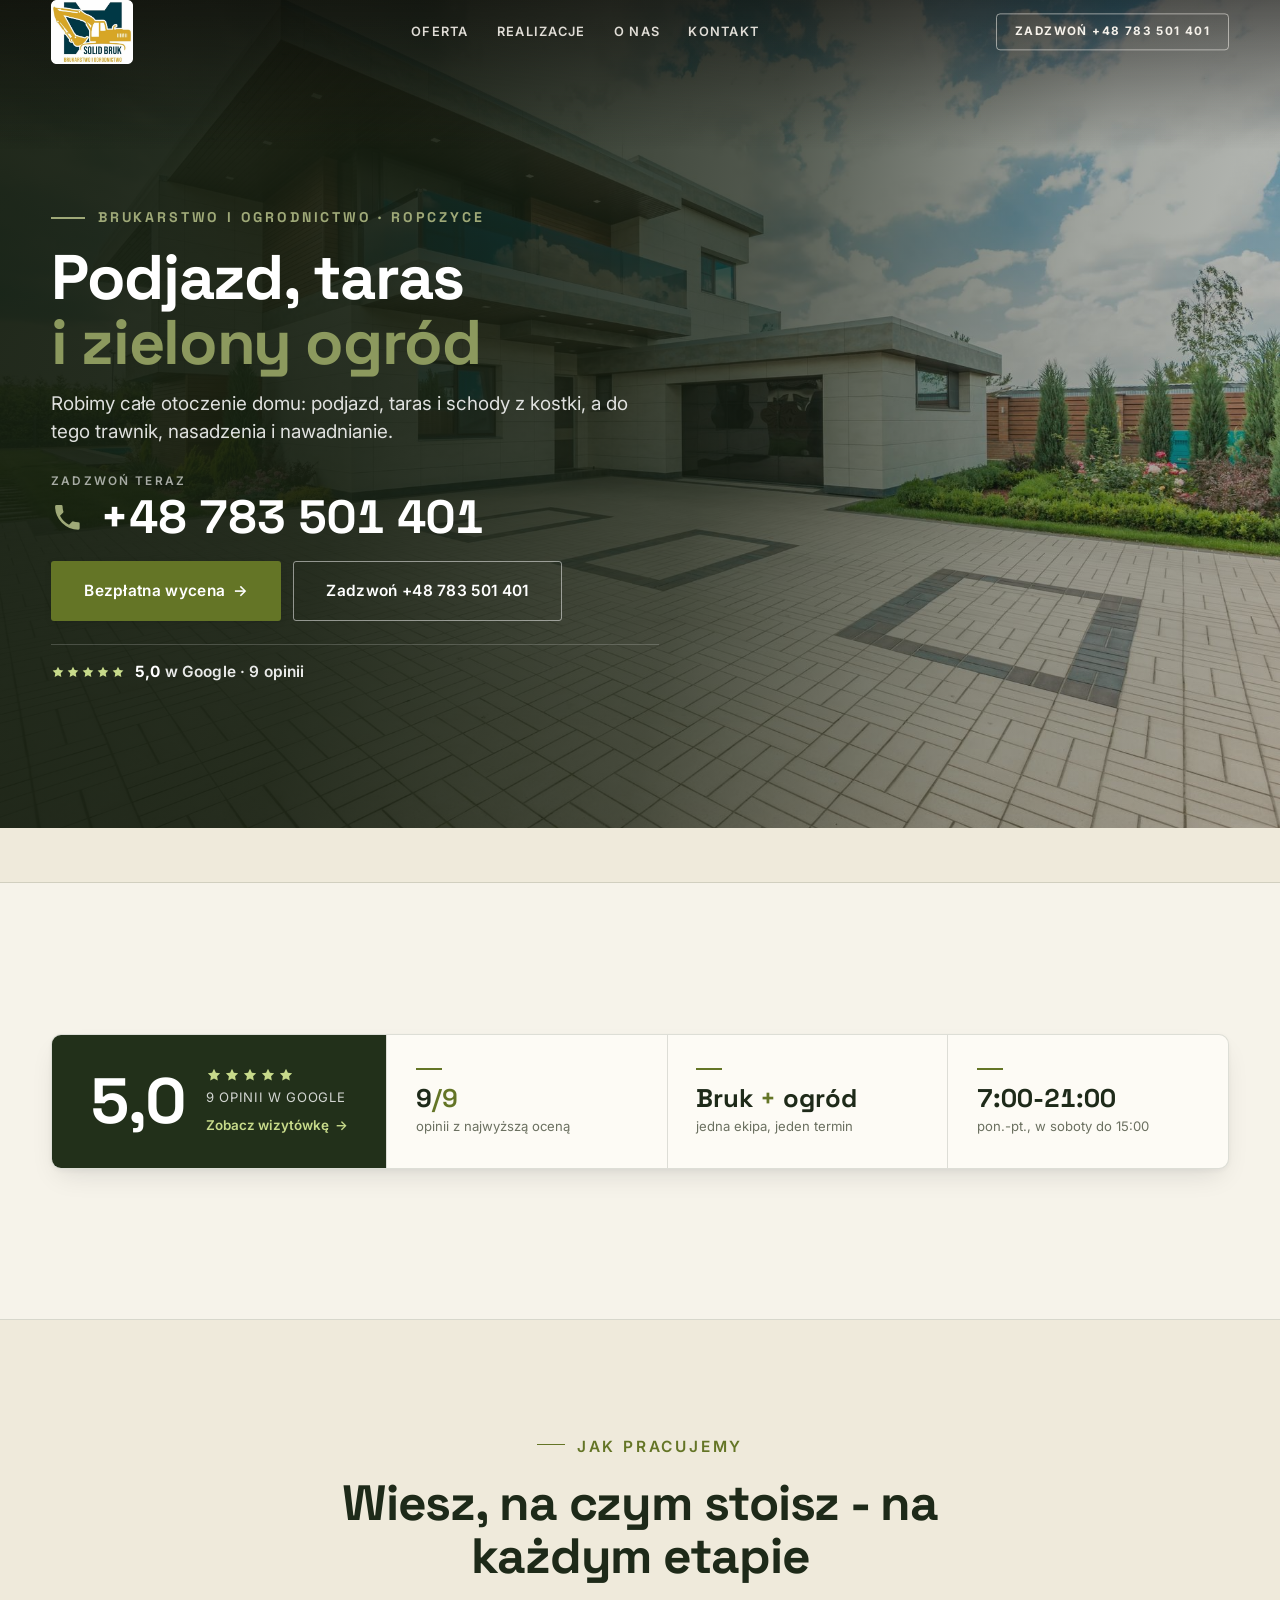
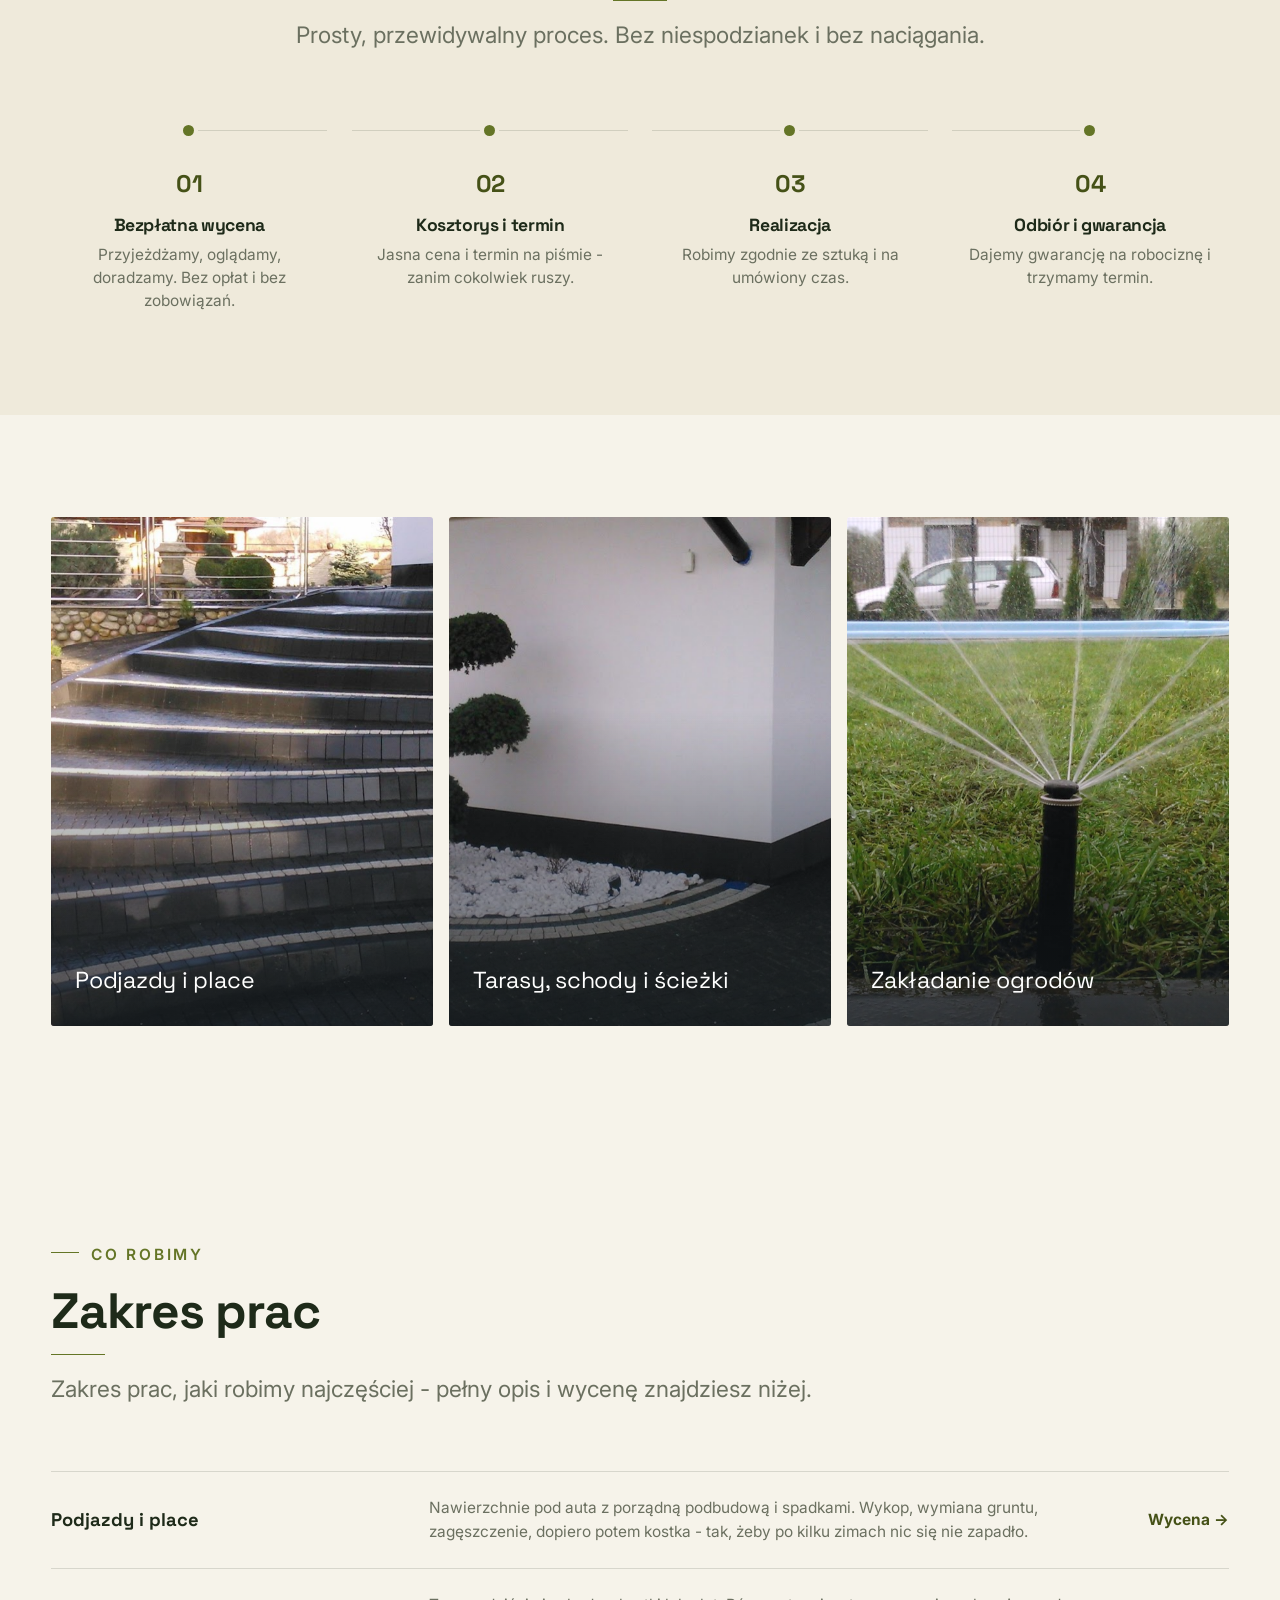
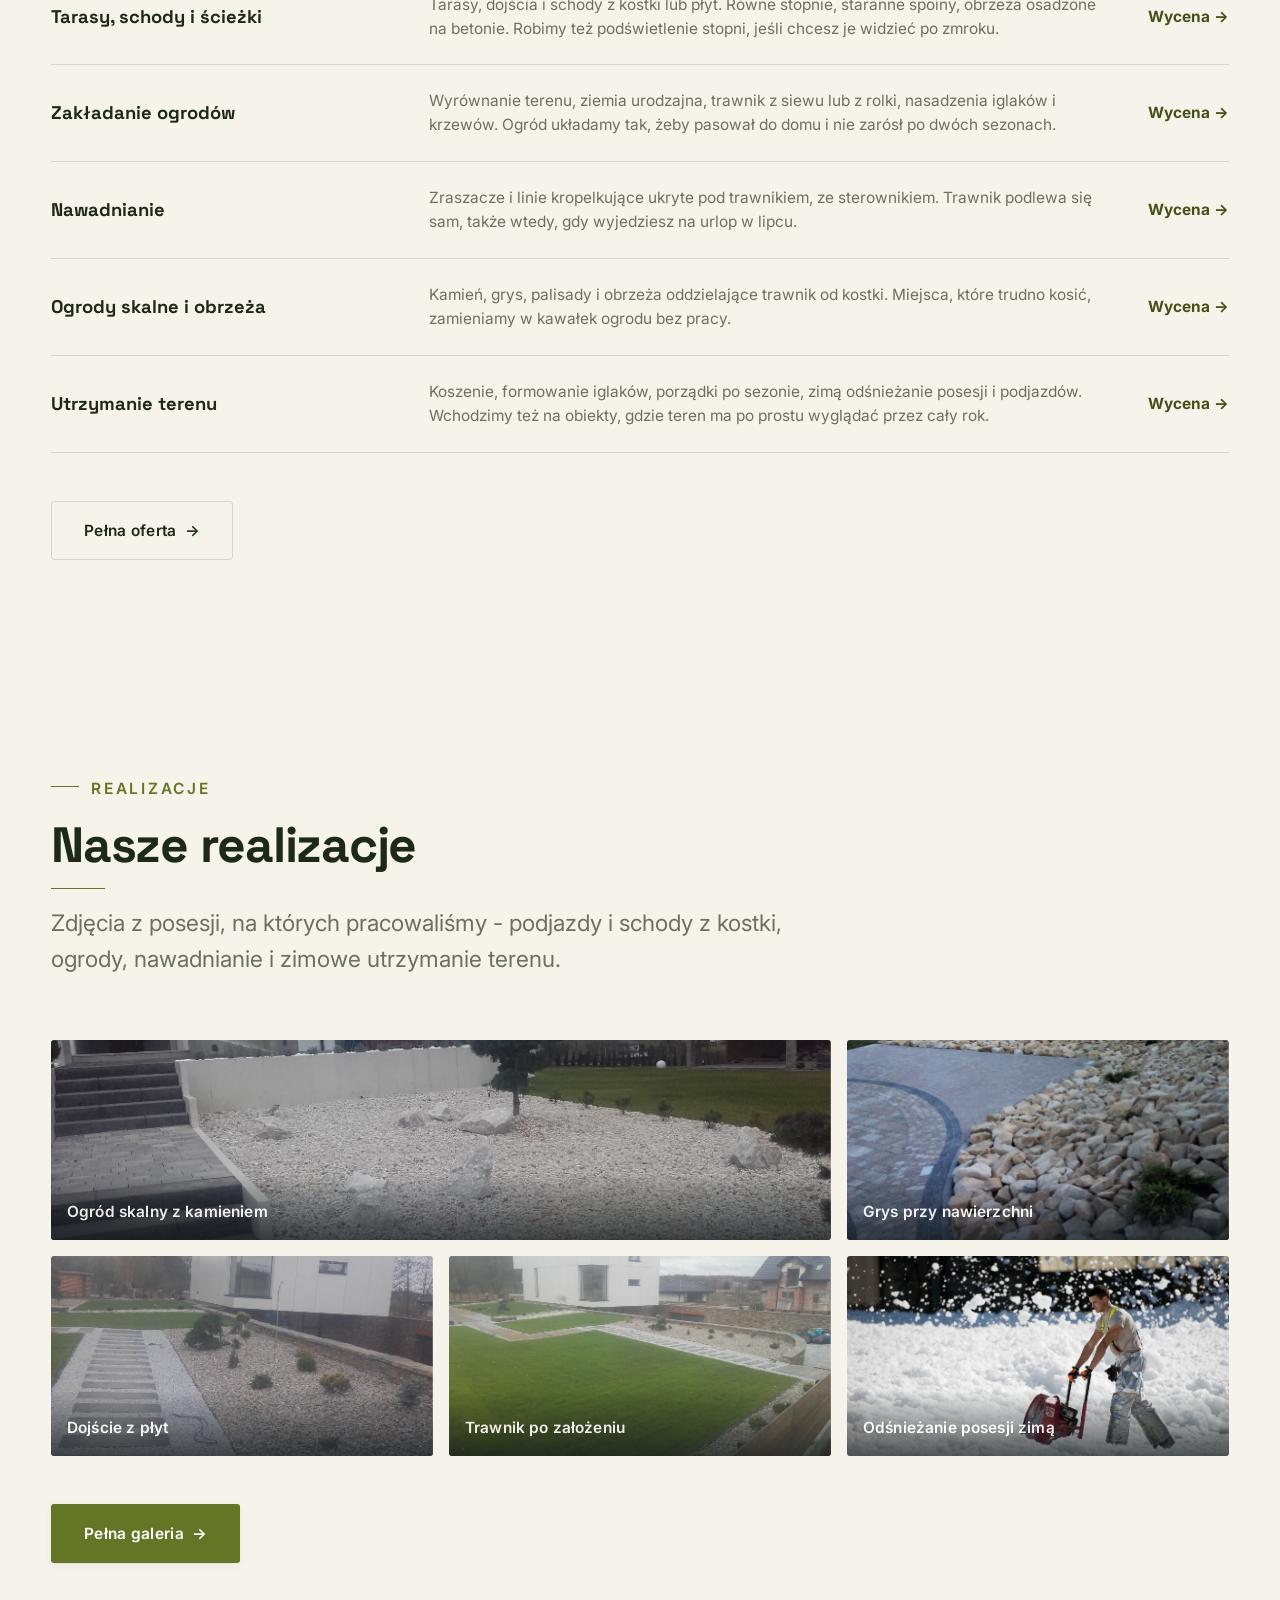
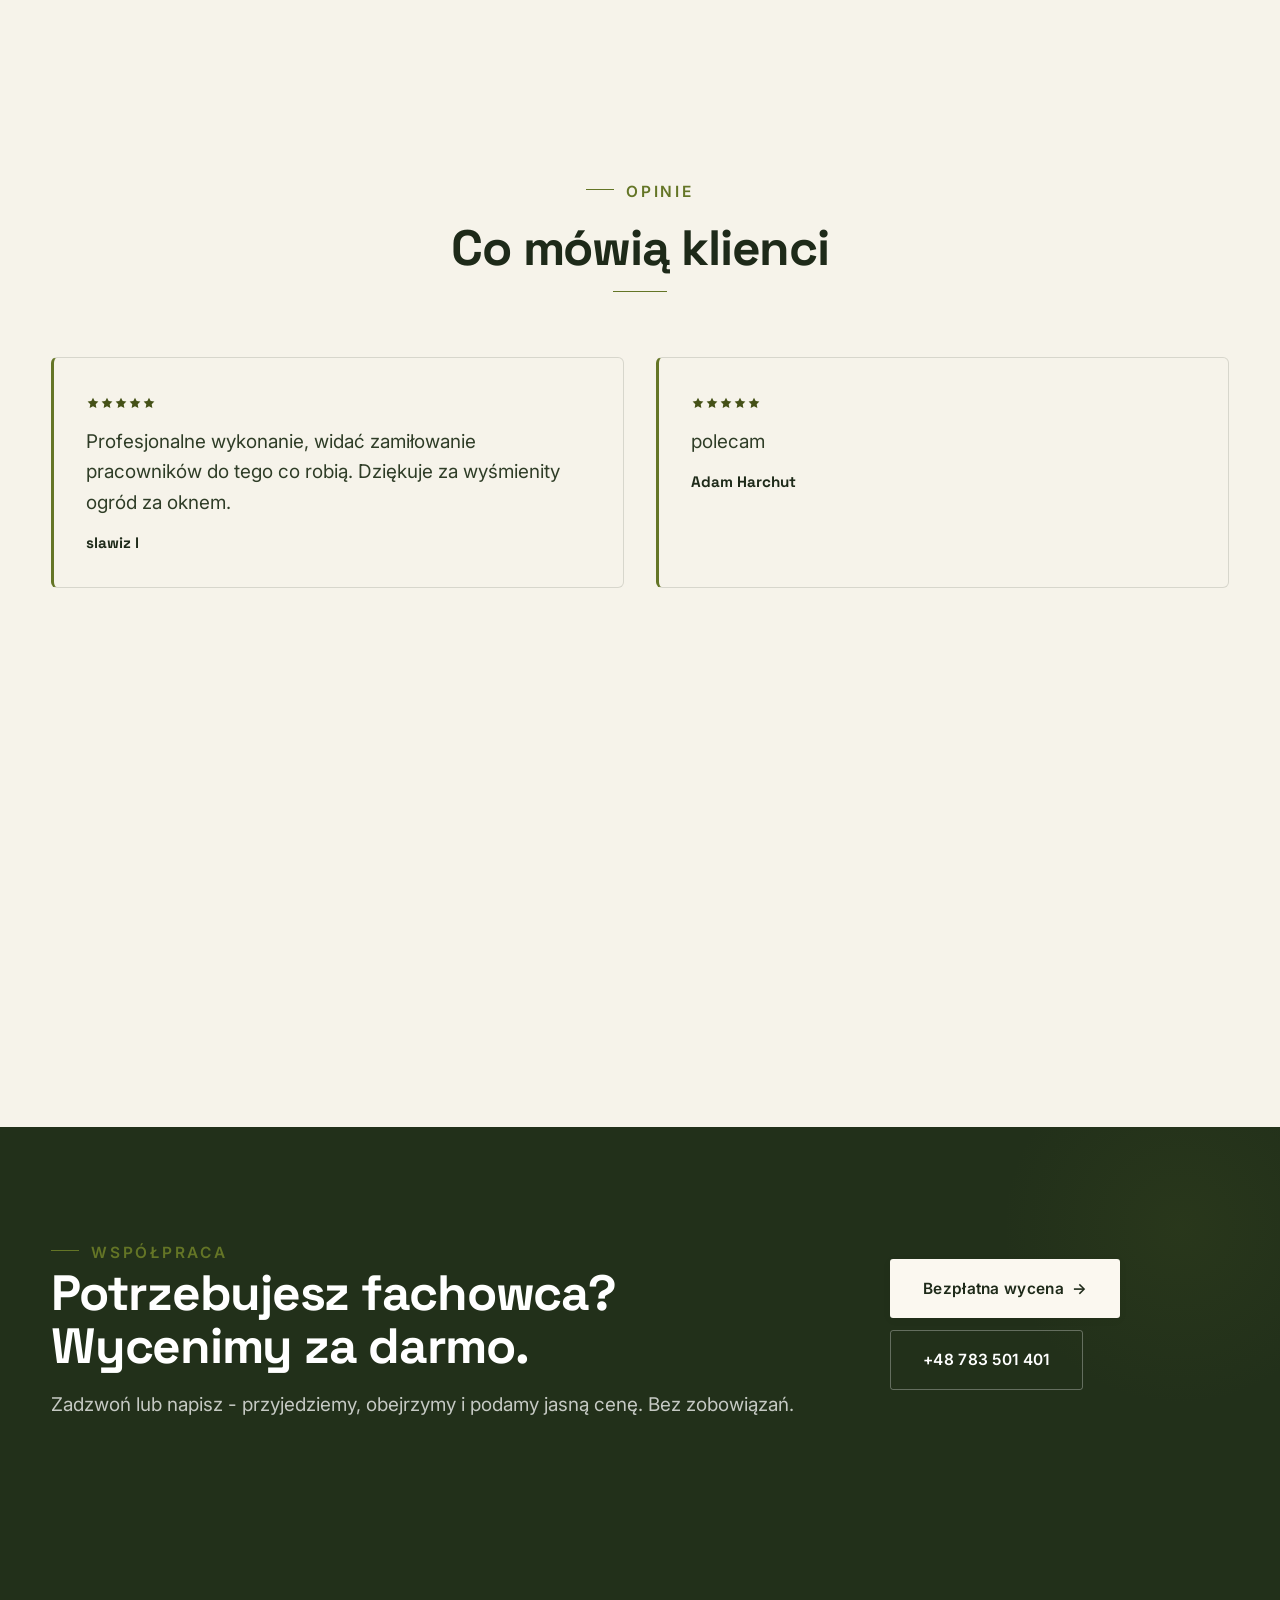
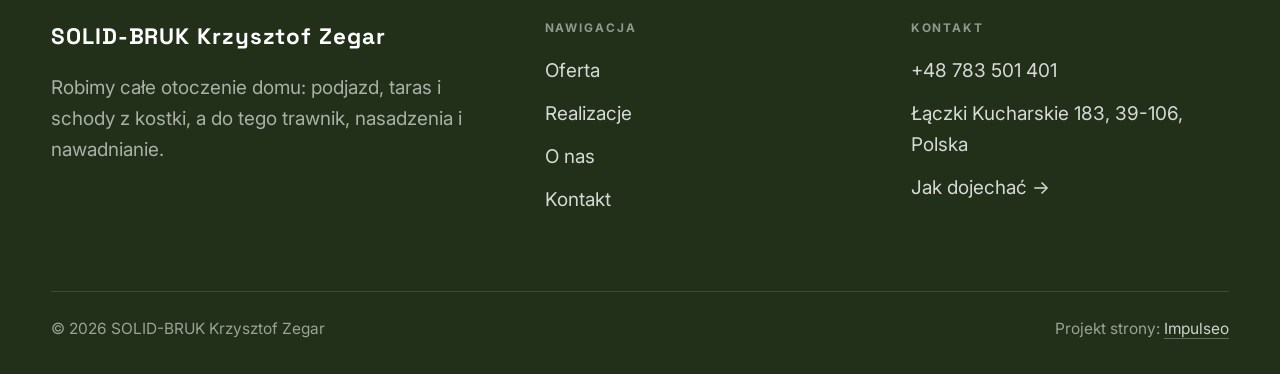
<file: index.html>
<!DOCTYPE html>
<html lang="pl">
<head>
<meta name="robots" content="noindex, nofollow">
<meta charset="UTF-8">
<meta name="viewport" content="width=device-width, initial-scale=1.0">
<title>SOLID-BRUK Krzysztof Zegar - brukarstwo i ogrodnictwo · Ropczyce</title>
<meta name="description" content="SOLID-BRUK Krzysztof Zegar - kostka brukowa, podjazdy, tarasy i schody, zakładanie ogrodów, trawniki i nawadnianie. Łączki Kucharskie, gmina Ropczyce i okolice.">
<link rel="preconnect" href="https://fonts.googleapis.com">
<link rel="preconnect" href="https://fonts.gstatic.com" crossorigin>
<link href="https://fonts.googleapis.com/css2?family=Space+Grotesk:wght@500;600;700&family=Inter:wght@400;500;600&display=swap" rel="stylesheet">
<link rel="stylesheet" href="assets/styles.css">
</head>
<body>

<header class="nav">
  <div class="wrap nav-inner">
    <a class="brand brand-has-logo" href="index.html"><img class="brand-logo" src="img/logo.png" alt="SOLID-BRUK Krzysztof Zegar"></a>
    <nav class="nav-links">
      <a href="oferta.html">Oferta</a>
      <a href="realizacje.html">Realizacje</a>
      <a href="o-nas.html">O nas</a>
      <a href="kontakt.html">Kontakt</a>
      <a href="tel:+48783501401" class="btn btn-accent">Zadzwoń +48 783 501 401</a>
    </nav>
    <button class="nav-toggle" aria-label="Menu"><span></span><span></span><span></span></button>
  </div>
</header>

<section class="hero-fach">
  <img class="hf-photo" src="img/hero.jpg" fetchpriority="high" alt="SOLID-BRUK Krzysztof Zegar">
  <div class="hf-panel">
    <div class="hf-inner">
      <span class="hf-kicker">Brukarstwo i ogrodnictwo · Ropczyce</span>
      <h1 class="hf-title">Podjazd, taras <em>i zielony ogród</em></h1>
      <p class="hf-lead">Robimy całe otoczenie domu: podjazd, taras i schody z kostki, a do tego trawnik, nasadzenia i nawadnianie.</p>
      <a class="hf-phone" href="tel:+48783501401"><span class="hf-phone-lab">Zadzwoń teraz</span><span class="hf-phone-num"><svg class="ico-tel" width="16" height="16" viewBox="0 0 24 24" fill="none" aria-hidden="true"><path d="M6.6 10.8a15.5 15.5 0 0 0 6.6 6.6l2.2-2.2a1 1 0 0 1 1-.24 11.4 11.4 0 0 0 3.6.58 1 1 0 0 1 1 1V20a1 1 0 0 1-1 1A17 17 0 0 1 3 4a1 1 0 0 1 1-1h3.5a1 1 0 0 1 1 1c0 1.25.2 2.46.58 3.6a1 1 0 0 1-.25 1l-2.23 2.2Z" fill="currentColor"/></svg> +48 783 501 401</span></a>
      <div class="hf-actions">
        <a href="kontakt.html" class="btn btn-accent">Bezpłatna wycena <span class="arr">→</span></a>
        <a href="tel:+48783501401" class="btn btn-ghost hf-ghost">Zadzwoń +48 783 501 401</a>
      </div>
      <div class="hf-trust"><span class="hf-stars"><svg class="ico-star" width="14" height="14" viewBox="0 0 24 24" style="vertical-align:-2px" aria-hidden="true"><path d="M12 2.8l2.85 5.8 6.4.93-4.63 4.5 1.1 6.37L12 17.4l-5.72 3 1.1-6.37-4.63-4.5 6.4-.93L12 2.8Z" fill="currentColor"/></svg><svg class="ico-star" width="14" height="14" viewBox="0 0 24 24" style="vertical-align:-2px" aria-hidden="true"><path d="M12 2.8l2.85 5.8 6.4.93-4.63 4.5 1.1 6.37L12 17.4l-5.72 3 1.1-6.37-4.63-4.5 6.4-.93L12 2.8Z" fill="currentColor"/></svg><svg class="ico-star" width="14" height="14" viewBox="0 0 24 24" style="vertical-align:-2px" aria-hidden="true"><path d="M12 2.8l2.85 5.8 6.4.93-4.63 4.5 1.1 6.37L12 17.4l-5.72 3 1.1-6.37-4.63-4.5 6.4-.93L12 2.8Z" fill="currentColor"/></svg><svg class="ico-star" width="14" height="14" viewBox="0 0 24 24" style="vertical-align:-2px" aria-hidden="true"><path d="M12 2.8l2.85 5.8 6.4.93-4.63 4.5 1.1 6.37L12 17.4l-5.72 3 1.1-6.37-4.63-4.5 6.4-.93L12 2.8Z" fill="currentColor"/></svg><svg class="ico-star" width="14" height="14" viewBox="0 0 24 24" style="vertical-align:-2px" aria-hidden="true"><path d="M12 2.8l2.85 5.8 6.4.93-4.63 4.5 1.1 6.37L12 17.4l-5.72 3 1.1-6.37-4.63-4.5 6.4-.93L12 2.8Z" fill="currentColor"/></svg></span> <strong>5,0</strong> w Google · 9 opinii</div>
    </div>
  </div>
</section>
<section class="fach-promise">
  <div class="wrap">
    <ul class="fp-row reveal"><li>Bezpłatna wycena</li><li>Dojazd: Ropczyce i okolice</li><li>Gwarancja na robociznę</li></ul>
  </div>
</section>
<section class="trust-bar">
  <div class="wrap">
    <div class="tb-panel reveal">
      <a class="tb-score" href="https://maps.google.com/?cid=5598259113136878516" target="_blank" rel="noopener">
        <span class="tb-score-num">5,0</span>
        <span class="tb-score-meta">
          <span class="tb-stars"><svg class="ico-star" width="16" height="16" viewBox="0 0 24 24" aria-hidden="true"><path d="M12 2.8l2.85 5.8 6.4.93-4.63 4.5 1.1 6.37L12 17.4l-5.72 3 1.1-6.37-4.63-4.5 6.4-.93L12 2.8Z" fill="currentColor"/></svg><svg class="ico-star" width="16" height="16" viewBox="0 0 24 24" aria-hidden="true"><path d="M12 2.8l2.85 5.8 6.4.93-4.63 4.5 1.1 6.37L12 17.4l-5.72 3 1.1-6.37-4.63-4.5 6.4-.93L12 2.8Z" fill="currentColor"/></svg><svg class="ico-star" width="16" height="16" viewBox="0 0 24 24" aria-hidden="true"><path d="M12 2.8l2.85 5.8 6.4.93-4.63 4.5 1.1 6.37L12 17.4l-5.72 3 1.1-6.37-4.63-4.5 6.4-.93L12 2.8Z" fill="currentColor"/></svg><svg class="ico-star" width="16" height="16" viewBox="0 0 24 24" aria-hidden="true"><path d="M12 2.8l2.85 5.8 6.4.93-4.63 4.5 1.1 6.37L12 17.4l-5.72 3 1.1-6.37-4.63-4.5 6.4-.93L12 2.8Z" fill="currentColor"/></svg><svg class="ico-star" width="16" height="16" viewBox="0 0 24 24" aria-hidden="true"><path d="M12 2.8l2.85 5.8 6.4.93-4.63 4.5 1.1 6.37L12 17.4l-5.72 3 1.1-6.37-4.63-4.5 6.4-.93L12 2.8Z" fill="currentColor"/></svg></span>
          <span class="tb-score-lab">9 opinii w Google</span>
          <span class="tb-score-link">Zobacz wizytówkę <span class="arr">&rarr;</span></span>
        </span>
      </a>
      <ul class="tb-facts">
        <li><span class="tb-f-num">9<span class="tb-f-of">/9</span></span><span class="tb-f-lab">opinii z najwyższą oceną</span></li>
        <li><span class="tb-f-num">Bruk<span class="tb-f-of"> + </span>ogród</span><span class="tb-f-lab">jedna ekipa, jeden termin</span></li>
        <li><span class="tb-f-num">7:00-21:00</span><span class="tb-f-lab">pon.-pt., w soboty do 15:00</span></li>
      </ul>
    </div>
  </div>
</section>
<section class="proces fachowcy">
  <div class="wrap">
    <div class="head center reveal">
      <span class="eyebrow">Jak pracujemy</span>
      <h2>Wiesz, na czym stoisz - na każdym etapie</h2>
      <p>Prosty, przewidywalny proces. Bez niespodzianek i bez naciągania.</p>
    </div>
    <ol class="proces-line">
      <li class="reveal"><span class="pno">01</span><h3>Bezpłatna wycena</h3><p>Przyjeżdżamy, oglądamy, doradzamy. Bez opłat i bez zobowiązań.</p></li>
      <li class="reveal"><span class="pno">02</span><h3>Kosztorys i termin</h3><p>Jasna cena i termin na piśmie - zanim cokolwiek ruszy.</p></li>
      <li class="reveal"><span class="pno">03</span><h3>Realizacja</h3><p>Robimy zgodnie ze sztuką i na umówiony czas.</p></li>
      <li class="reveal"><span class="pno">04</span><h3>Odbiór i gwarancja</h3><p>Dajemy gwarancję na robociznę i trzymamy termin.</p></li>
    </ol>
  </div>
</section>
<section class="gateways-band">
  <div class="wrap">
    <div class="gateways">
      <a href="oferta.html" class="gateway reveal"><img src="img/g1.jpg" alt="Podjazdy i place" loading="lazy"><span class="g-ttl">Podjazdy i place</span></a>
      <a href="oferta.html" class="gateway reveal"><img src="img/g2.jpg" alt="Tarasy, schody i ścieżki" loading="lazy"><span class="g-ttl">Tarasy, schody i ścieżki</span></a>
      <a href="oferta.html" class="gateway reveal"><img src="img/g3.jpg" alt="Zakładanie ogrodów" loading="lazy"><span class="g-ttl">Zakładanie ogrodów</span></a>
    </div>
  </div>
</section>
<section class="fach-uslugi">
  <div class="wrap">
    <div class="head reveal">
      <span class="eyebrow">Co robimy</span>
      <h2>Zakres prac</h2>
      <p>Zakres prac, jaki robimy najczęściej - pełny opis i wycenę znajdziesz niżej.</p>
    </div>
    <ul class="fu-list">
      <li class="fu-row reveal"><div class="fu-name">Podjazdy i place</div><div class="fu-desc">Nawierzchnie pod auta z porządną podbudową i spadkami. Wykop, wymiana gruntu, zagęszczenie, dopiero potem kostka - tak, żeby po kilku zimach nic się nie zapadło.</div><a class="fu-cta" href="kontakt.html">Wycena <span class="arr">→</span></a></li>
      <li class="fu-row reveal"><div class="fu-name">Tarasy, schody i ścieżki</div><div class="fu-desc">Tarasy, dojścia i schody z kostki lub płyt. Równe stopnie, staranne spoiny, obrzeża osadzone na betonie. Robimy też podświetlenie stopni, jeśli chcesz je widzieć po zmroku.</div><a class="fu-cta" href="kontakt.html">Wycena <span class="arr">→</span></a></li>
      <li class="fu-row reveal"><div class="fu-name">Zakładanie ogrodów</div><div class="fu-desc">Wyrównanie terenu, ziemia urodzajna, trawnik z siewu lub z rolki, nasadzenia iglaków i krzewów. Ogród układamy tak, żeby pasował do domu i nie zarósł po dwóch sezonach.</div><a class="fu-cta" href="kontakt.html">Wycena <span class="arr">→</span></a></li>
      <li class="fu-row reveal"><div class="fu-name">Nawadnianie</div><div class="fu-desc">Zraszacze i linie kropelkujące ukryte pod trawnikiem, ze sterownikiem. Trawnik podlewa się sam, także wtedy, gdy wyjedziesz na urlop w lipcu.</div><a class="fu-cta" href="kontakt.html">Wycena <span class="arr">→</span></a></li>
      <li class="fu-row reveal"><div class="fu-name">Ogrody skalne i obrzeża</div><div class="fu-desc">Kamień, grys, palisady i obrzeża oddzielające trawnik od kostki. Miejsca, które trudno kosić, zamieniamy w kawałek ogrodu bez pracy.</div><a class="fu-cta" href="kontakt.html">Wycena <span class="arr">→</span></a></li>
      <li class="fu-row reveal"><div class="fu-name">Utrzymanie terenu</div><div class="fu-desc">Koszenie, formowanie iglaków, porządki po sezonie, zimą odśnieżanie posesji i podjazdów. Wchodzimy też na obiekty, gdzie teren ma po prostu wyglądać przez cały rok.</div><a class="fu-cta" href="kontakt.html">Wycena <span class="arr">→</span></a></li>
    </ul>
    <div style="margin-top:var(--space-7)" class="reveal"><a href="oferta.html" class="btn btn-ghost">Pełna oferta <span class="arr">→</span></a></div>
  </div>
</section>
<section>
  <div class="wrap">
    <div class="head reveal">
      <span class="eyebrow">Realizacje</span>
      <h2>Nasze realizacje</h2>
      <p>Zdjęcia z posesji, na których pracowaliśmy - podjazdy i schody z kostki, ogrody, nawadnianie i zimowe utrzymanie terenu.</p>
    </div>
    <div class="gallery">
      <div class="tile t-two3 reveal"><img src="img/g4.jpg" alt="Ogród skalny z kamieniem" loading="lazy"><div class="cap">Ogród skalny z kamieniem</div></div>
      <div class="tile t-third reveal"><img src="img/g5.jpg" alt="Grys przy nawierzchni" loading="lazy"><div class="cap">Grys przy nawierzchni</div></div>
      <div class="tile t-third reveal"><img src="img/g6.jpg" alt="Dojście z płyt" loading="lazy"><div class="cap">Dojście z płyt</div></div>
      <div class="tile t-third reveal"><img src="img/g7.jpg" alt="Trawnik po założeniu" loading="lazy"><div class="cap">Trawnik po założeniu</div></div>
      <div class="tile t-third reveal"><img src="img/g8.jpg" alt="Odśnieżanie posesji zimą" loading="lazy"><div class="cap">Odśnieżanie posesji zimą</div></div>
    </div>
    <div style="margin-top:var(--space-7)" class="reveal"><a href="realizacje.html" class="btn btn-accent">Pełna galeria <span class="arr">→</span></a></div>
  </div>
</section>
<section class="opinie">
  <div class="wrap">
    <div class="head center reveal">
      <span class="eyebrow">Opinie</span>
      <h2>Co mówią klienci</h2>
    </div>
    <div class="opinie-grid">
      <figure class="op-card reveal"><span class="op-star"><svg class="ico-star" width="14" height="14" viewBox="0 0 24 24" style="vertical-align:-2px" aria-hidden="true"><path d="M12 2.8l2.85 5.8 6.4.93-4.63 4.5 1.1 6.37L12 17.4l-5.72 3 1.1-6.37-4.63-4.5 6.4-.93L12 2.8Z" fill="currentColor"/></svg><svg class="ico-star" width="14" height="14" viewBox="0 0 24 24" style="vertical-align:-2px" aria-hidden="true"><path d="M12 2.8l2.85 5.8 6.4.93-4.63 4.5 1.1 6.37L12 17.4l-5.72 3 1.1-6.37-4.63-4.5 6.4-.93L12 2.8Z" fill="currentColor"/></svg><svg class="ico-star" width="14" height="14" viewBox="0 0 24 24" style="vertical-align:-2px" aria-hidden="true"><path d="M12 2.8l2.85 5.8 6.4.93-4.63 4.5 1.1 6.37L12 17.4l-5.72 3 1.1-6.37-4.63-4.5 6.4-.93L12 2.8Z" fill="currentColor"/></svg><svg class="ico-star" width="14" height="14" viewBox="0 0 24 24" style="vertical-align:-2px" aria-hidden="true"><path d="M12 2.8l2.85 5.8 6.4.93-4.63 4.5 1.1 6.37L12 17.4l-5.72 3 1.1-6.37-4.63-4.5 6.4-.93L12 2.8Z" fill="currentColor"/></svg><svg class="ico-star" width="14" height="14" viewBox="0 0 24 24" style="vertical-align:-2px" aria-hidden="true"><path d="M12 2.8l2.85 5.8 6.4.93-4.63 4.5 1.1 6.37L12 17.4l-5.72 3 1.1-6.37-4.63-4.5 6.4-.93L12 2.8Z" fill="currentColor"/></svg></span><blockquote>Profesjonalne wykonanie, widać zamiłowanie pracowników do tego co robią. Dziękuje za wyśmienity ogród za oknem.</blockquote><span class="op-autor">slawiz l</span></figure>
      <figure class="op-card reveal"><span class="op-star"><svg class="ico-star" width="14" height="14" viewBox="0 0 24 24" style="vertical-align:-2px" aria-hidden="true"><path d="M12 2.8l2.85 5.8 6.4.93-4.63 4.5 1.1 6.37L12 17.4l-5.72 3 1.1-6.37-4.63-4.5 6.4-.93L12 2.8Z" fill="currentColor"/></svg><svg class="ico-star" width="14" height="14" viewBox="0 0 24 24" style="vertical-align:-2px" aria-hidden="true"><path d="M12 2.8l2.85 5.8 6.4.93-4.63 4.5 1.1 6.37L12 17.4l-5.72 3 1.1-6.37-4.63-4.5 6.4-.93L12 2.8Z" fill="currentColor"/></svg><svg class="ico-star" width="14" height="14" viewBox="0 0 24 24" style="vertical-align:-2px" aria-hidden="true"><path d="M12 2.8l2.85 5.8 6.4.93-4.63 4.5 1.1 6.37L12 17.4l-5.72 3 1.1-6.37-4.63-4.5 6.4-.93L12 2.8Z" fill="currentColor"/></svg><svg class="ico-star" width="14" height="14" viewBox="0 0 24 24" style="vertical-align:-2px" aria-hidden="true"><path d="M12 2.8l2.85 5.8 6.4.93-4.63 4.5 1.1 6.37L12 17.4l-5.72 3 1.1-6.37-4.63-4.5 6.4-.93L12 2.8Z" fill="currentColor"/></svg><svg class="ico-star" width="14" height="14" viewBox="0 0 24 24" style="vertical-align:-2px" aria-hidden="true"><path d="M12 2.8l2.85 5.8 6.4.93-4.63 4.5 1.1 6.37L12 17.4l-5.72 3 1.1-6.37-4.63-4.5 6.4-.93L12 2.8Z" fill="currentColor"/></svg></span><blockquote>polecam</blockquote><span class="op-autor">Adam Harchut</span></figure>
    </div>
  </div>
</section>
<section class="obszar">
  <div class="wrap">
    <div class="head center reveal">
      <span class="eyebrow">Obszar działania</span>
      <h2>Dojeżdżamy do Ciebie</h2>
    </div>
    <ul class="obszar-list reveal"><li class="is-home">Ropczyce</li><li>+ okolice</li></ul>
  </div>
</section>
<section class="cta">
  <div class="wrap">
    <div class="reveal">
      <span class="eyebrow">Współpraca</span>
      <h2>Potrzebujesz fachowca? Wycenimy za darmo.</h2>
      <p>Zadzwoń lub napisz - przyjedziemy, obejrzymy i podamy jasną cenę. Bez zobowiązań.</p>
    </div>
    <div class="cta-actions reveal">
      <a href="kontakt.html" class="btn btn-light">Bezpłatna wycena <span class="arr">→</span></a>
      <a href="tel:+48783501401" class="btn btn-ghost" style="color:#fff;border-color:rgba(255,255,255,.3)">+48 783 501 401</a>
    </div>
  </div>
</section>

<footer>
  <div class="wrap">
    <div class="foot-grid">
      <div class="foot-brand">
        <div class="name">SOLID-BRUK Krzysztof Zegar</div>
        <p>Robimy całe otoczenie domu: podjazd, taras i schody z kostki, a do tego trawnik, nasadzenia i nawadnianie.</p>
      </div>
      <div class="foot-col">
        <h4>Nawigacja</h4>
        <a href="oferta.html">Oferta</a>
        <a href="realizacje.html">Realizacje</a>
        <a href="o-nas.html">O nas</a>
        <a href="kontakt.html">Kontakt</a>
      </div>
      <div class="foot-col">
        <h4>Kontakt</h4>
        <a href="tel:+48783501401">+48 783 501 401</a>
        <p>Łączki Kucharskie 183, 39-106, Polska</p>
        <a href="https://maps.google.com/?cid=5598259113136878516&g_mp=CiVnb29nbGUubWFwcy5wbGFjZXMudjEuUGxhY2VzLkdldFBsYWNlEAIYBCAA" target="_blank" rel="noopener">Jak dojechać →</a>
      </div>
    </div>
    <div class="foot-bot">
      <span>© 2026 SOLID-BRUK Krzysztof Zegar</span>
      <span>Projekt strony: <a class="foot-credit" href="https://impulseo.pl" target="_blank" rel="noopener">Impulseo</a></span>
    </div>
  </div>
</footer>
<div class="sticky-call"><a class="sc-call" href="tel:+48783501401"><svg class="ico-tel" width="16" height="16" viewBox="0 0 24 24" fill="none" aria-hidden="true"><path d="M6.6 10.8a15.5 15.5 0 0 0 6.6 6.6l2.2-2.2a1 1 0 0 1 1-.24 11.4 11.4 0 0 0 3.6.58 1 1 0 0 1 1 1V20a1 1 0 0 1-1 1A17 17 0 0 1 3 4a1 1 0 0 1 1-1h3.5a1 1 0 0 1 1 1c0 1.25.2 2.46.58 3.6a1 1 0 0 1-.25 1l-2.23 2.2Z" fill="currentColor"/></svg> Zadzwoń</a><a class="sc-quote" href="kontakt.html">Bezpłatna wycena</a></div>

<script src="assets/main.js"></script>
</body>
</html>
</file>
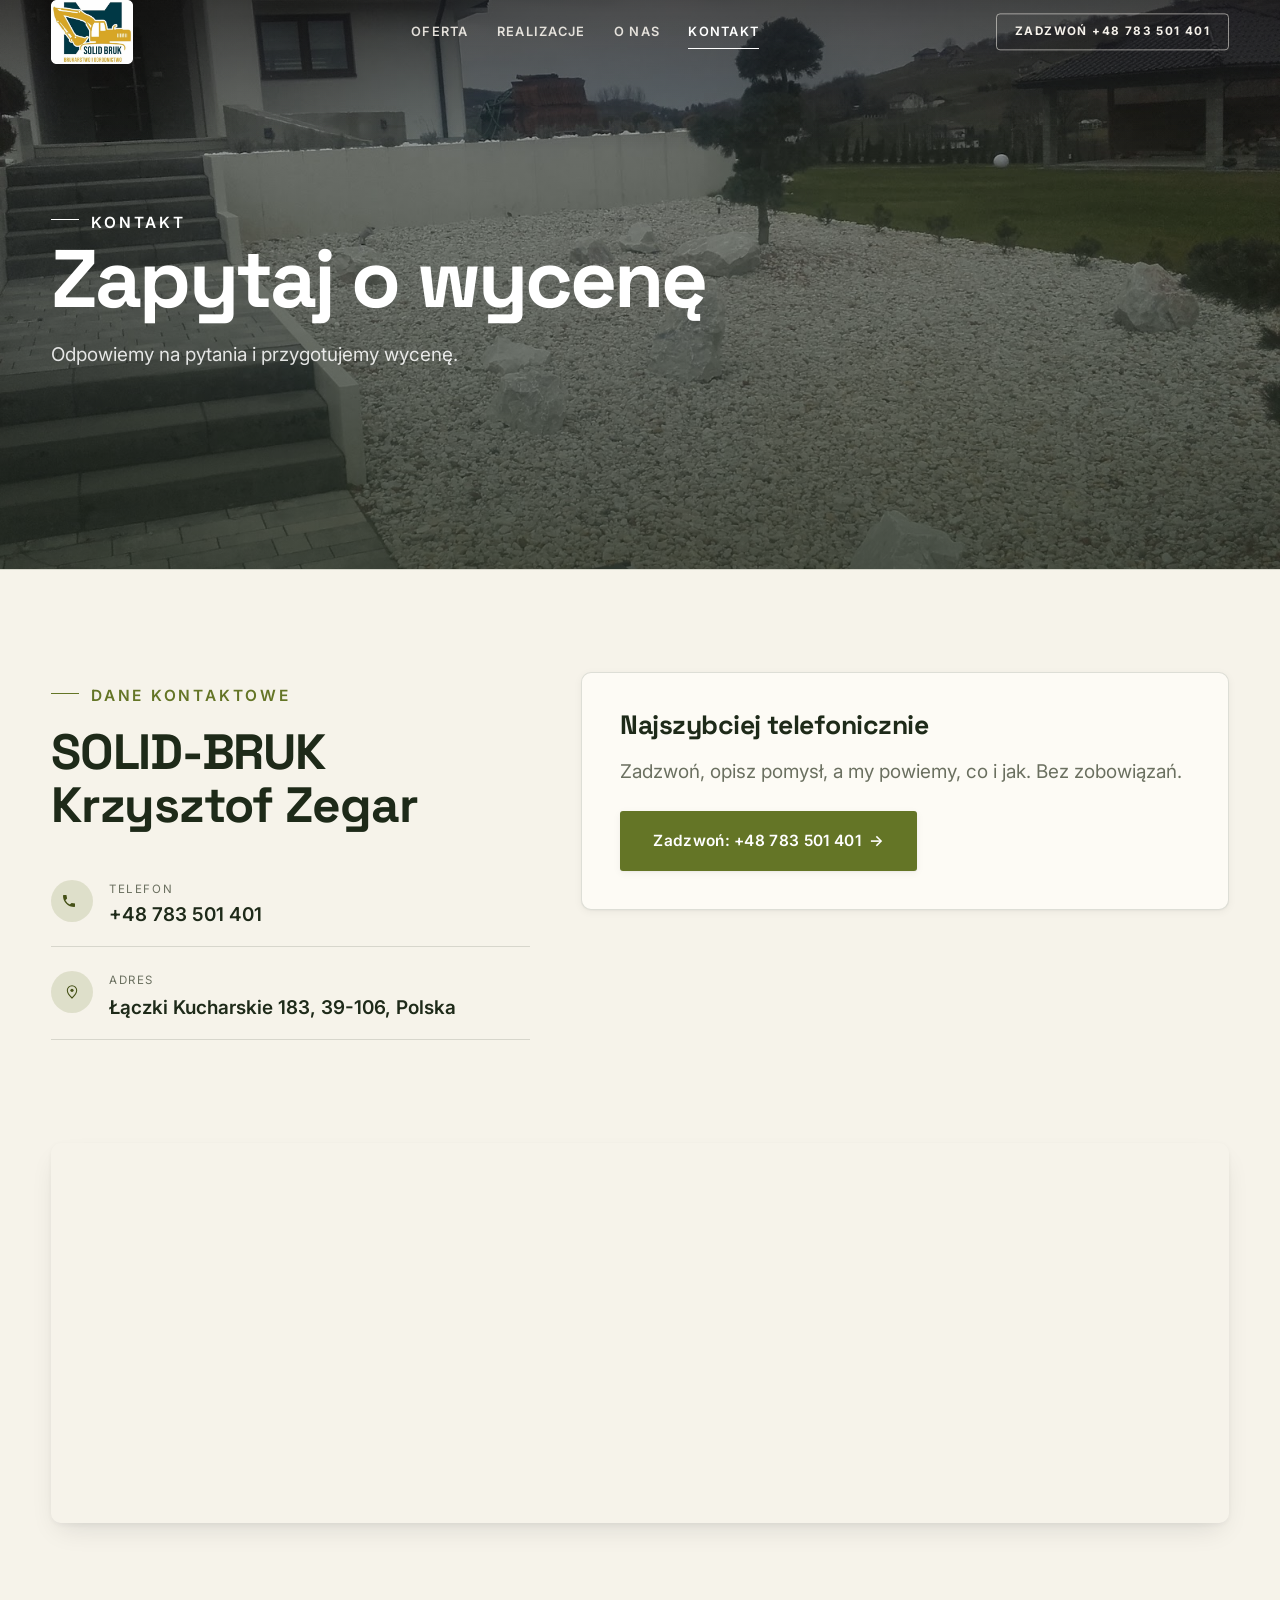
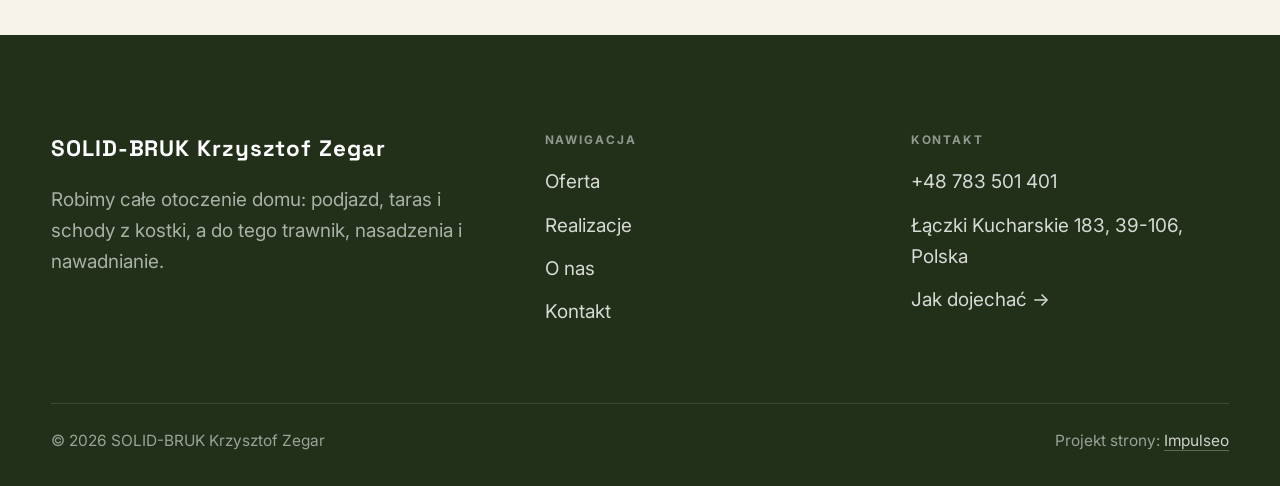
<file: kontakt.html>
<!DOCTYPE html>
<html lang="pl">
<head>
<meta name="robots" content="noindex, nofollow">
<meta charset="UTF-8">
<meta name="viewport" content="width=device-width, initial-scale=1.0">
<title>Kontakt - SOLID-BRUK Krzysztof Zegar</title>
<meta name="description" content="Kontakt SOLID-BRUK Krzysztof Zegar - Łączki Kucharskie 183, 39-106, Polska">
<link rel="preconnect" href="https://fonts.googleapis.com">
<link rel="preconnect" href="https://fonts.gstatic.com" crossorigin>
<link href="https://fonts.googleapis.com/css2?family=Space+Grotesk:wght@500;600;700&family=Inter:wght@400;500;600&display=swap" rel="stylesheet">
<link rel="stylesheet" href="assets/styles.css">
</head>
<body>

<header class="nav">
  <div class="wrap nav-inner">
    <a class="brand brand-has-logo" href="index.html"><img class="brand-logo" src="img/logo.png" alt="SOLID-BRUK Krzysztof Zegar"></a>
    <nav class="nav-links">
      <a href="oferta.html">Oferta</a>
      <a href="realizacje.html">Realizacje</a>
      <a href="o-nas.html">O nas</a>
      <a href="kontakt.html" class="active">Kontakt</a>
      <a href="tel:+48783501401" class="btn btn-accent">Zadzwoń +48 783 501 401</a>
    </nav>
    <button class="nav-toggle" aria-label="Menu"><span></span><span></span><span></span></button>
  </div>
</header>

<section class="pagehead">
  <img src="img/g4.jpg" alt="SOLID-BRUK Krzysztof Zegar - Zapytaj o wycenę">
  <div class="wrap">
    <span class="eyebrow">Kontakt</span>
    <h1>Zapytaj o wycenę</h1>
    <p>Odpowiemy na pytania i przygotujemy wycenę.</p>
  </div>
</section>
<section>
  <div class="wrap contact-grid">
    <div class="reveal">
      <span class="eyebrow">Dane kontaktowe</span>
      <h2 style="margin:var(--space-4) 0 var(--space-6)">SOLID-BRUK Krzysztof Zegar</h2>
      <div class="info-list">
        <div class="info-row"><div class="ic"><svg class="ico-tel" width="16" height="16" viewBox="0 0 24 24" fill="none" aria-hidden="true"><path d="M6.6 10.8a15.5 15.5 0 0 0 6.6 6.6l2.2-2.2a1 1 0 0 1 1-.24 11.4 11.4 0 0 0 3.6.58 1 1 0 0 1 1 1V20a1 1 0 0 1-1 1A17 17 0 0 1 3 4a1 1 0 0 1 1-1h3.5a1 1 0 0 1 1 1c0 1.25.2 2.46.58 3.6a1 1 0 0 1-.25 1l-2.23 2.2Z" fill="currentColor"/></svg></div><div><div class="lbl">Telefon</div><a class="val" href="tel:+48783501401">+48 783 501 401</a></div></div>
        <div class="info-row"><div class="ic"><svg class="ico-pin" width="16" height="16" viewBox="0 0 24 24" fill="none" aria-hidden="true"><path d="M12 21s7-6.1 7-11.5A7 7 0 0 0 5 9.5C5 14.9 12 21 12 21Z" stroke="currentColor" stroke-width="1.6" fill="none"/><circle cx="12" cy="9.5" r="2.4" fill="currentColor"/></svg></div><div><div class="lbl">Adres</div><div class="val">Łączki Kucharskie 183, 39-106, Polska</div></div></div>
      </div>
    </div>
    <div class="reveal">
      <div class="form">
        <h3 style="margin-bottom:var(--space-4)">Najszybciej telefonicznie</h3>
        <p class="muted" style="margin-bottom:var(--space-5)">Zadzwoń, opisz pomysł, a my powiemy, co i jak. Bez zobowiązań.</p>
        <a href="tel:+48783501401" class="btn btn-accent" style="justify-content:center">Zadzwoń: +48 783 501 401 <span class="arr">→</span></a>
      </div>
    </div>
  </div>
</section>
<section style="padding-top:0">
  <div class="wrap reveal">
    <iframe class="map" title="SOLID-BRUK Krzysztof Zegar - Ropczyce" src="https://maps.google.com/maps?q=SOLID-BRUK%20Krzysztof%20Zegar%20Ropczyce&z=15&output=embed" loading="lazy" referrerpolicy="no-referrer-when-downgrade"></iframe>
  </div>
</section>

<footer>
  <div class="wrap">
    <div class="foot-grid">
      <div class="foot-brand">
        <div class="name">SOLID-BRUK Krzysztof Zegar</div>
        <p>Robimy całe otoczenie domu: podjazd, taras i schody z kostki, a do tego trawnik, nasadzenia i nawadnianie.</p>
      </div>
      <div class="foot-col">
        <h4>Nawigacja</h4>
        <a href="oferta.html">Oferta</a>
        <a href="realizacje.html">Realizacje</a>
        <a href="o-nas.html">O nas</a>
        <a href="kontakt.html">Kontakt</a>
      </div>
      <div class="foot-col">
        <h4>Kontakt</h4>
        <a href="tel:+48783501401">+48 783 501 401</a>
        <p>Łączki Kucharskie 183, 39-106, Polska</p>
        <a href="https://maps.google.com/?cid=5598259113136878516&g_mp=CiVnb29nbGUubWFwcy5wbGFjZXMudjEuUGxhY2VzLkdldFBsYWNlEAIYBCAA" target="_blank" rel="noopener">Jak dojechać →</a>
      </div>
    </div>
    <div class="foot-bot">
      <span>© 2026 SOLID-BRUK Krzysztof Zegar</span>
      <span>Projekt strony: <a class="foot-credit" href="https://impulseo.pl" target="_blank" rel="noopener">Impulseo</a></span>
    </div>
  </div>
</footer>
<div class="sticky-call"><a class="sc-call" href="tel:+48783501401"><svg class="ico-tel" width="16" height="16" viewBox="0 0 24 24" fill="none" aria-hidden="true"><path d="M6.6 10.8a15.5 15.5 0 0 0 6.6 6.6l2.2-2.2a1 1 0 0 1 1-.24 11.4 11.4 0 0 0 3.6.58 1 1 0 0 1 1 1V20a1 1 0 0 1-1 1A17 17 0 0 1 3 4a1 1 0 0 1 1-1h3.5a1 1 0 0 1 1 1c0 1.25.2 2.46.58 3.6a1 1 0 0 1-.25 1l-2.23 2.2Z" fill="currentColor"/></svg> Zadzwoń</a><a class="sc-quote" href="kontakt.html">Bezpłatna wycena</a></div>

<script src="assets/main.js"></script>
</body>
</html>
</file>
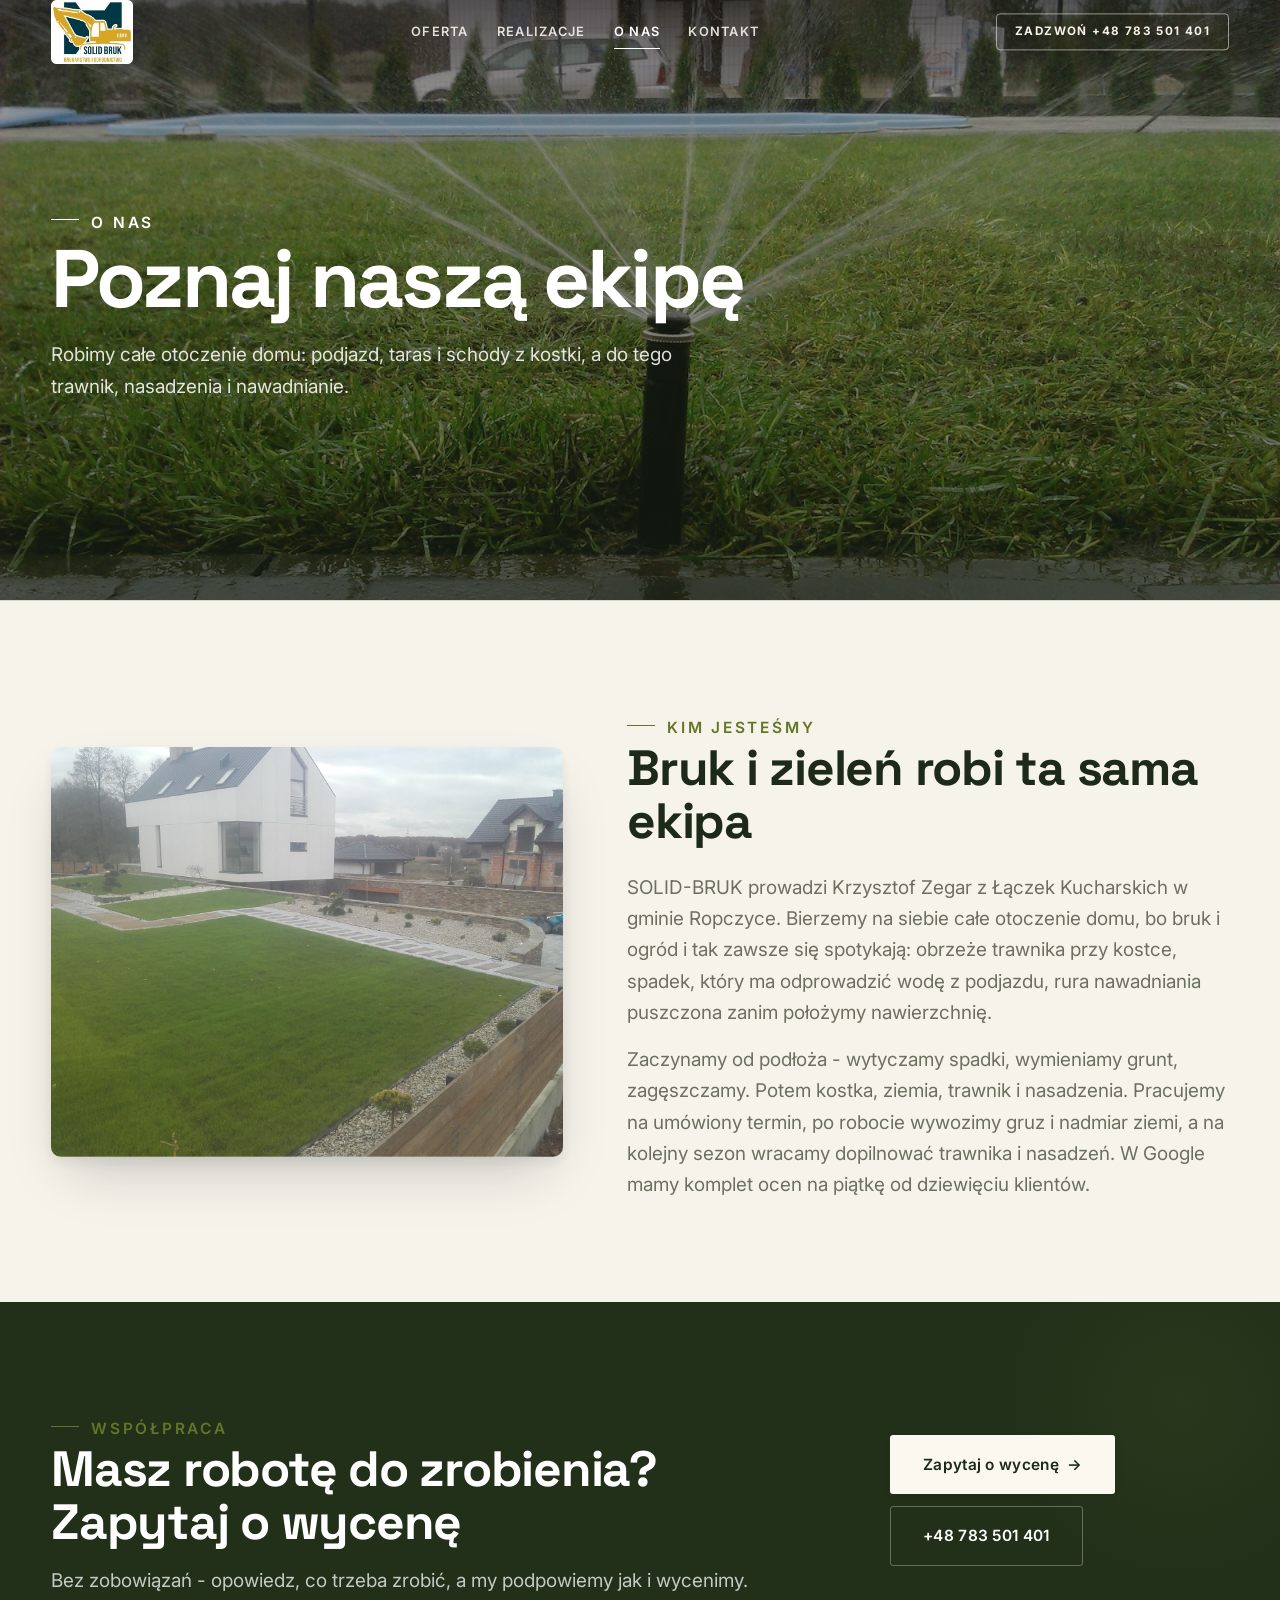
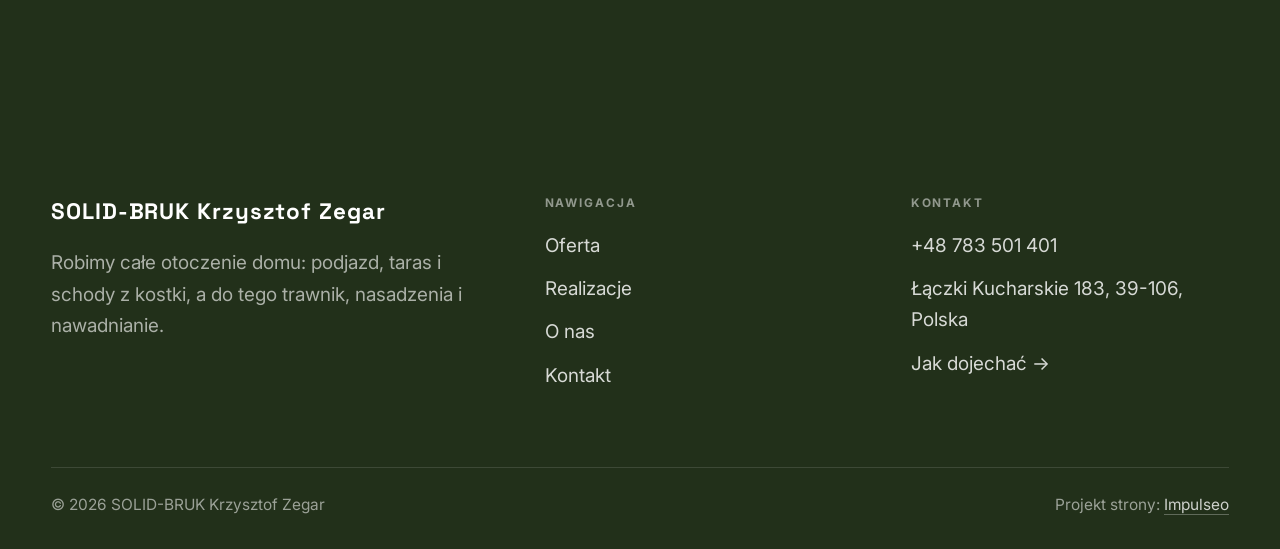
<file: o-nas.html>
<!DOCTYPE html>
<html lang="pl">
<head>
<meta name="robots" content="noindex, nofollow">
<meta charset="UTF-8">
<meta name="viewport" content="width=device-width, initial-scale=1.0">
<title>O nas - SOLID-BRUK Krzysztof Zegar</title>
<meta name="description" content="SOLID-BRUK Krzysztof Zegar - kostka brukowa, podjazdy, tarasy i schody, zakładanie ogrodów, trawniki i nawadnianie. Łączki Kucharskie, gmina Ropczyce i okolice.">
<link rel="preconnect" href="https://fonts.googleapis.com">
<link rel="preconnect" href="https://fonts.gstatic.com" crossorigin>
<link href="https://fonts.googleapis.com/css2?family=Space+Grotesk:wght@500;600;700&family=Inter:wght@400;500;600&display=swap" rel="stylesheet">
<link rel="stylesheet" href="assets/styles.css">
</head>
<body>

<header class="nav">
  <div class="wrap nav-inner">
    <a class="brand brand-has-logo" href="index.html"><img class="brand-logo" src="img/logo.png" alt="SOLID-BRUK Krzysztof Zegar"></a>
    <nav class="nav-links">
      <a href="oferta.html">Oferta</a>
      <a href="realizacje.html">Realizacje</a>
      <a href="o-nas.html" class="active">O nas</a>
      <a href="kontakt.html">Kontakt</a>
      <a href="tel:+48783501401" class="btn btn-accent">Zadzwoń +48 783 501 401</a>
    </nav>
    <button class="nav-toggle" aria-label="Menu"><span></span><span></span><span></span></button>
  </div>
</header>

<section class="pagehead">
  <img src="img/g3.jpg" alt="SOLID-BRUK Krzysztof Zegar - Poznaj naszą ekipę">
  <div class="wrap">
    <span class="eyebrow">O nas</span>
    <h1>Poznaj naszą ekipę</h1>
    <p>Robimy całe otoczenie domu: podjazd, taras i schody z kostki, a do tego trawnik, nasadzenia i nawadnianie.</p>
  </div>
</section>
<section>
  <div class="wrap split">
    <div class="split-art reveal"><img src="img/g7.jpg" alt="SOLID-BRUK Krzysztof Zegar" loading="lazy"></div>
    <div class="split-copy reveal">
      <span class="eyebrow">Kim jesteśmy</span>
      <h2>Bruk i zieleń robi ta sama ekipa</h2>
      <p class="muted">SOLID-BRUK prowadzi Krzysztof Zegar z Łączek Kucharskich w gminie Ropczyce. Bierzemy na siebie całe otoczenie domu, bo bruk i ogród i tak zawsze się spotykają: obrzeże trawnika przy kostce, spadek, który ma odprowadzić wodę z podjazdu, rura nawadniania puszczona zanim położymy nawierzchnię.</p>
      <p class="muted">Zaczynamy od podłoża - wytyczamy spadki, wymieniamy grunt, zagęszczamy. Potem kostka, ziemia, trawnik i nasadzenia. Pracujemy na umówiony termin, po robocie wywozimy gruz i nadmiar ziemi, a na kolejny sezon wracamy dopilnować trawnika i nasadzeń. W Google mamy komplet ocen na piątkę od dziewięciu klientów.</p>
    </div>
  </div>
</section>


<section class="cta">
  <div class="wrap">
    <div class="reveal">
      <span class="eyebrow">Współpraca</span>
      <h2>Masz robotę do zrobienia? Zapytaj o wycenę</h2>
      <p>Bez zobowiązań - opowiedz, co trzeba zrobić, a my podpowiemy jak i wycenimy.</p>
    </div>
    <div class="cta-actions reveal">
      <a href="kontakt.html" class="btn btn-light">Zapytaj o wycenę <span class="arr">→</span></a>
      <a href="tel:+48783501401" class="btn btn-ghost" style="color:#fff;border-color:rgba(255,255,255,.3)">+48 783 501 401</a>
    </div>
  </div>
</section>

<footer>
  <div class="wrap">
    <div class="foot-grid">
      <div class="foot-brand">
        <div class="name">SOLID-BRUK Krzysztof Zegar</div>
        <p>Robimy całe otoczenie domu: podjazd, taras i schody z kostki, a do tego trawnik, nasadzenia i nawadnianie.</p>
      </div>
      <div class="foot-col">
        <h4>Nawigacja</h4>
        <a href="oferta.html">Oferta</a>
        <a href="realizacje.html">Realizacje</a>
        <a href="o-nas.html">O nas</a>
        <a href="kontakt.html">Kontakt</a>
      </div>
      <div class="foot-col">
        <h4>Kontakt</h4>
        <a href="tel:+48783501401">+48 783 501 401</a>
        <p>Łączki Kucharskie 183, 39-106, Polska</p>
        <a href="https://maps.google.com/?cid=5598259113136878516&g_mp=CiVnb29nbGUubWFwcy5wbGFjZXMudjEuUGxhY2VzLkdldFBsYWNlEAIYBCAA" target="_blank" rel="noopener">Jak dojechać →</a>
      </div>
    </div>
    <div class="foot-bot">
      <span>© 2026 SOLID-BRUK Krzysztof Zegar</span>
      <span>Projekt strony: <a class="foot-credit" href="https://impulseo.pl" target="_blank" rel="noopener">Impulseo</a></span>
    </div>
  </div>
</footer>
<div class="sticky-call"><a class="sc-call" href="tel:+48783501401"><svg class="ico-tel" width="16" height="16" viewBox="0 0 24 24" fill="none" aria-hidden="true"><path d="M6.6 10.8a15.5 15.5 0 0 0 6.6 6.6l2.2-2.2a1 1 0 0 1 1-.24 11.4 11.4 0 0 0 3.6.58 1 1 0 0 1 1 1V20a1 1 0 0 1-1 1A17 17 0 0 1 3 4a1 1 0 0 1 1-1h3.5a1 1 0 0 1 1 1c0 1.25.2 2.46.58 3.6a1 1 0 0 1-.25 1l-2.23 2.2Z" fill="currentColor"/></svg> Zadzwoń</a><a class="sc-quote" href="kontakt.html">Bezpłatna wycena</a></div>

<script src="assets/main.js"></script>
</body>
</html>
</file>
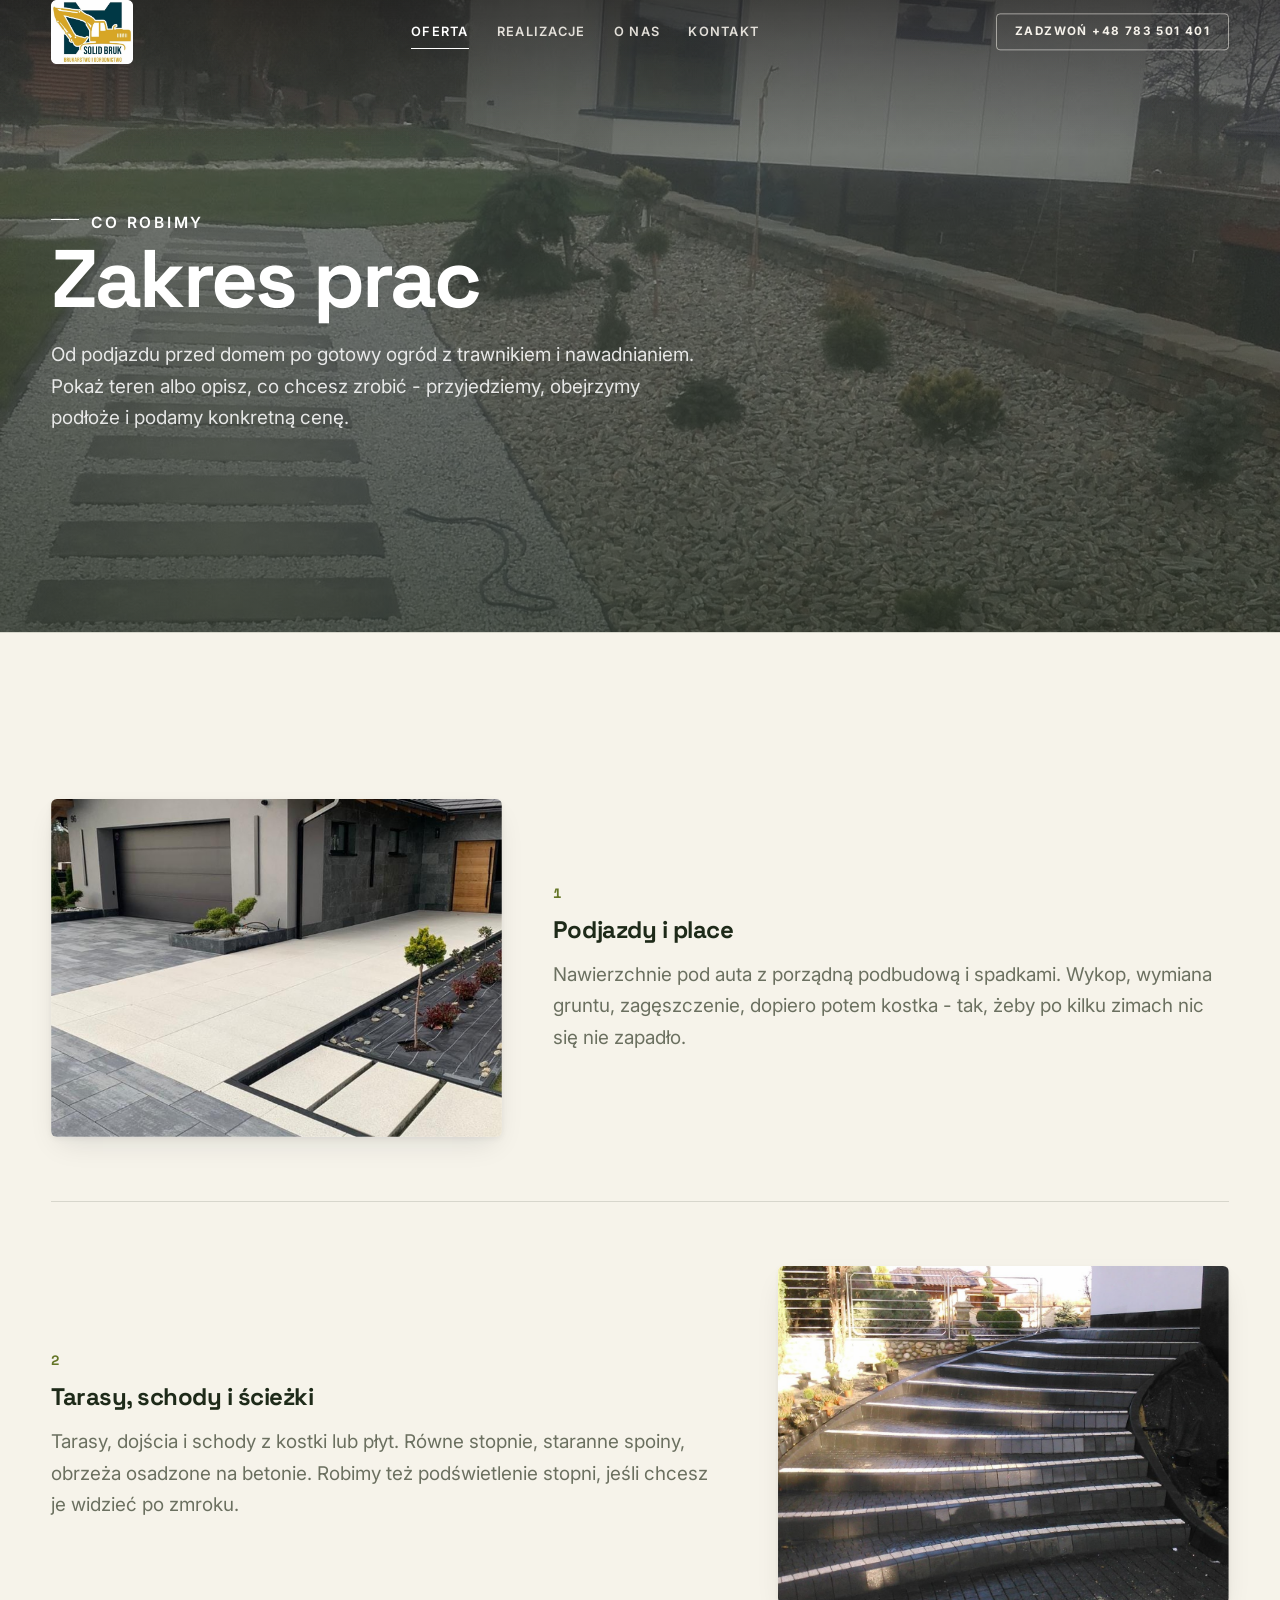
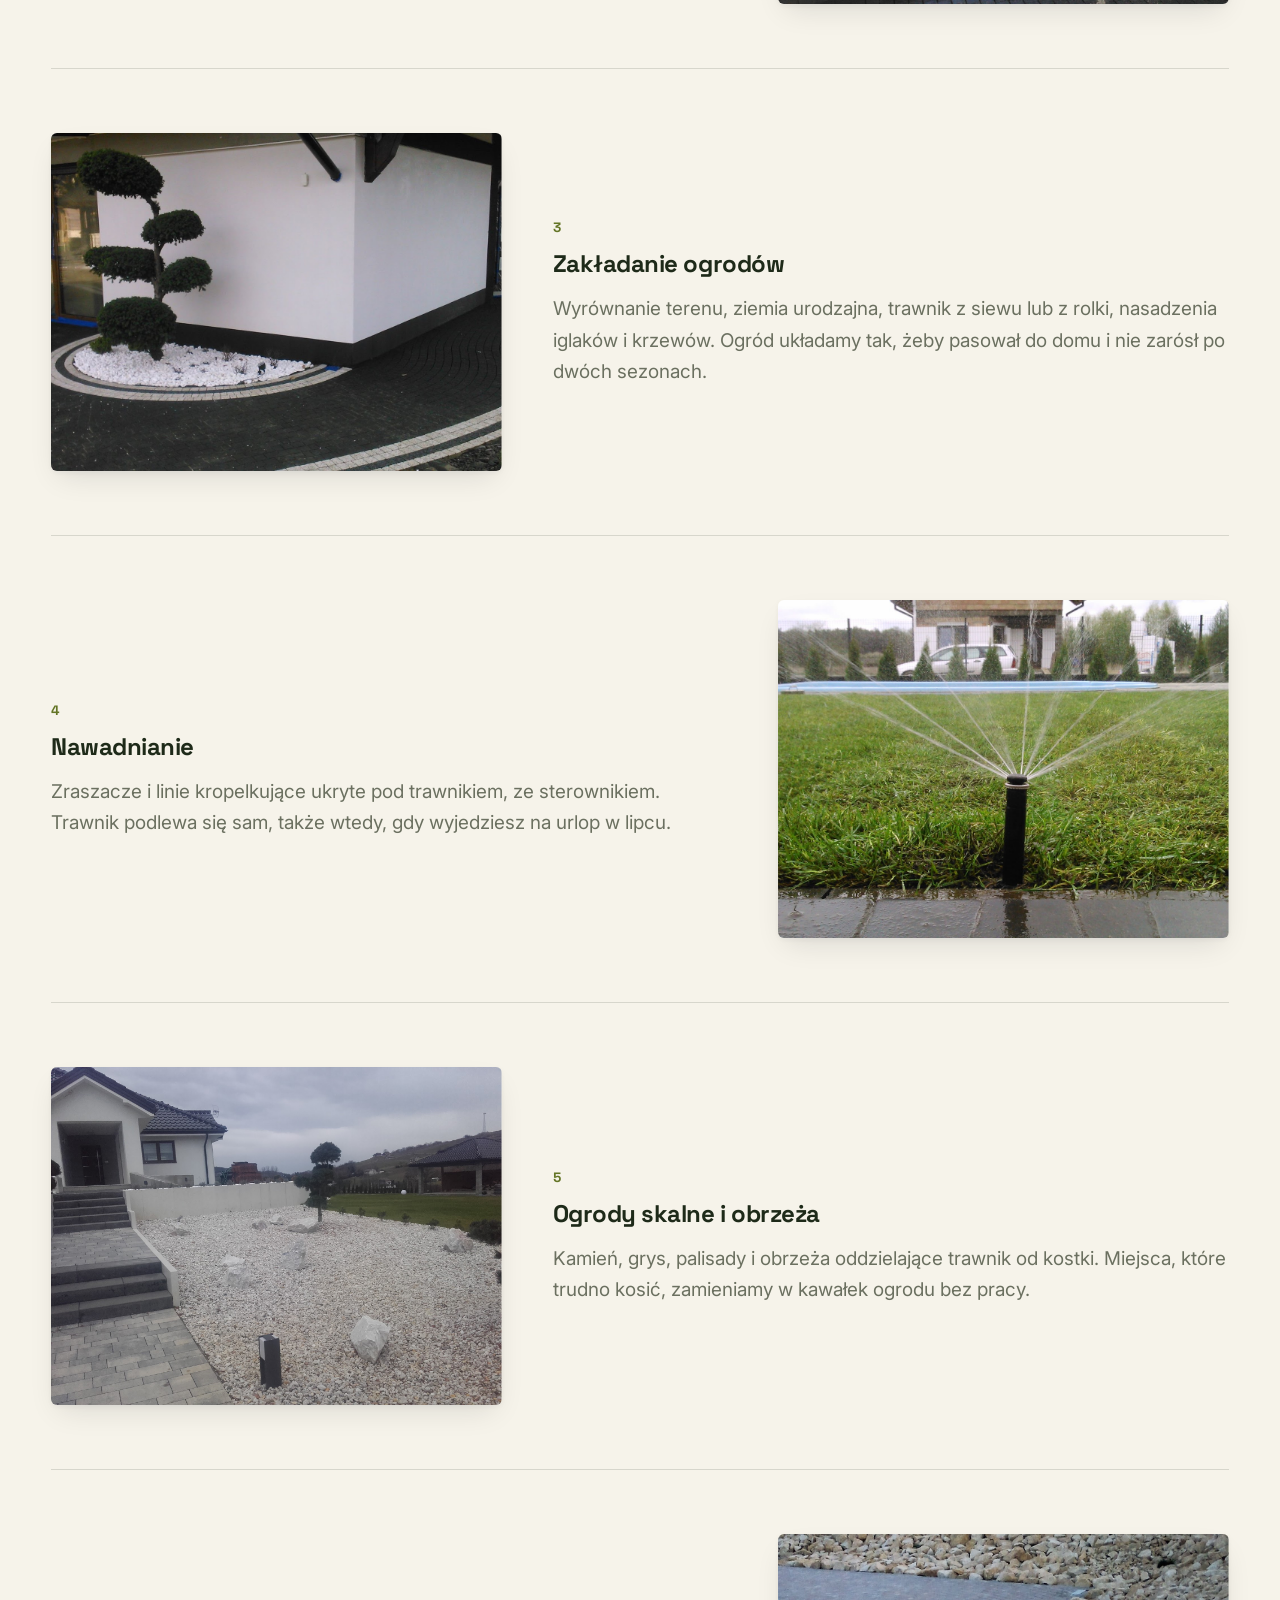
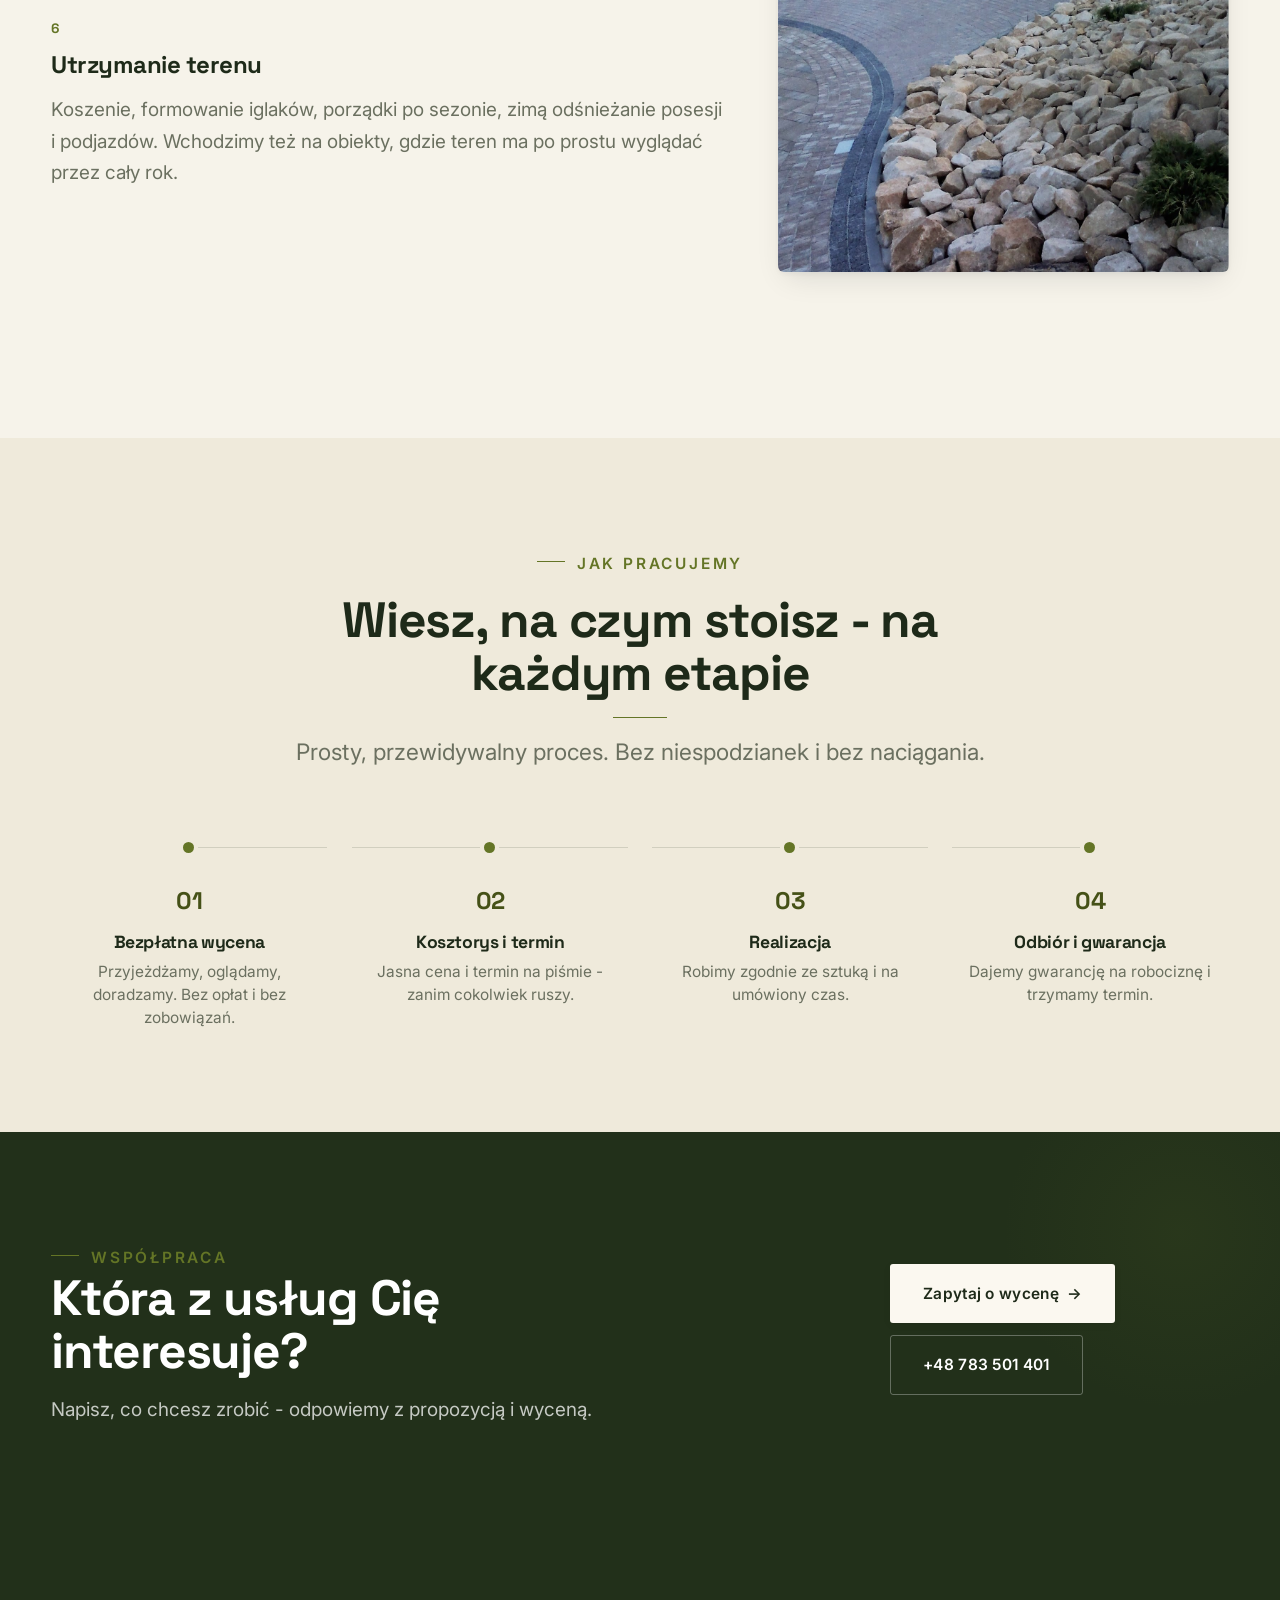
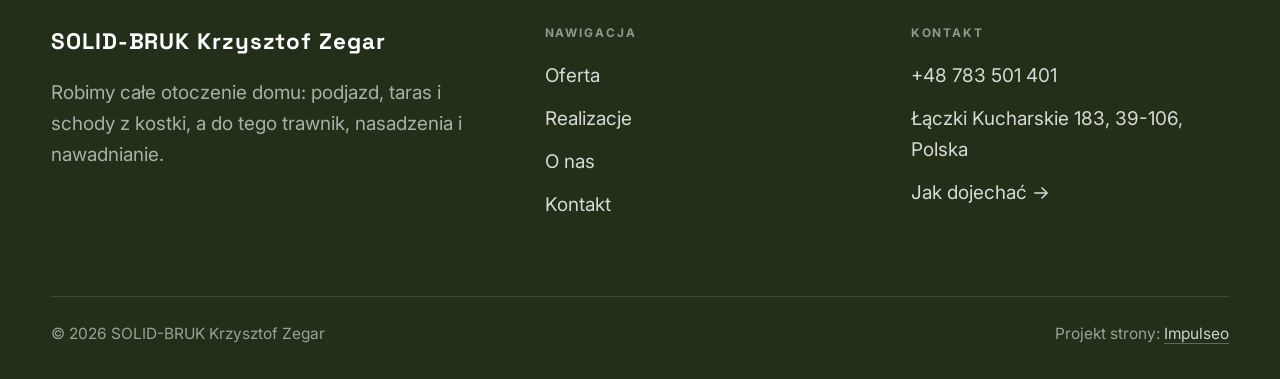
<file: oferta.html>
<!DOCTYPE html>
<html lang="pl">
<head>
<meta name="robots" content="noindex, nofollow">
<meta charset="UTF-8">
<meta name="viewport" content="width=device-width, initial-scale=1.0">
<title>Oferta - SOLID-BRUK Krzysztof Zegar</title>
<meta name="description" content="SOLID-BRUK Krzysztof Zegar - kostka brukowa, podjazdy, tarasy i schody, zakładanie ogrodów, trawniki i nawadnianie. Łączki Kucharskie, gmina Ropczyce i okolice.">
<link rel="preconnect" href="https://fonts.googleapis.com">
<link rel="preconnect" href="https://fonts.gstatic.com" crossorigin>
<link href="https://fonts.googleapis.com/css2?family=Space+Grotesk:wght@500;600;700&family=Inter:wght@400;500;600&display=swap" rel="stylesheet">
<link rel="stylesheet" href="assets/styles.css">
</head>
<body>

<header class="nav">
  <div class="wrap nav-inner">
    <a class="brand brand-has-logo" href="index.html"><img class="brand-logo" src="img/logo.png" alt="SOLID-BRUK Krzysztof Zegar"></a>
    <nav class="nav-links">
      <a href="oferta.html" class="active">Oferta</a>
      <a href="realizacje.html">Realizacje</a>
      <a href="o-nas.html">O nas</a>
      <a href="kontakt.html">Kontakt</a>
      <a href="tel:+48783501401" class="btn btn-accent">Zadzwoń +48 783 501 401</a>
    </nav>
    <button class="nav-toggle" aria-label="Menu"><span></span><span></span><span></span></button>
  </div>
</header>

<section class="pagehead">
  <img src="img/g6.jpg" alt="SOLID-BRUK Krzysztof Zegar - Zakres prac">
  <div class="wrap">
    <span class="eyebrow">Co robimy</span>
    <h1>Zakres prac</h1>
    <p>Od podjazdu przed domem po gotowy ogród z trawnikiem i nawadnianiem. Pokaż teren albo opisz, co chcesz zrobić - przyjedziemy, obejrzymy podłoże i podamy konkretną cenę.</p>
  </div>
</section>
<section>
  <div class="wrap">
    <div class="svc-row reveal">
      <div class="svc-row-art"><img src="img/about.jpg" alt="Podjazdy i place" loading="lazy"></div>
      <div>
        <span class="num">01</span>
        <h3>Podjazdy i place</h3>
        <p class="muted">Nawierzchnie pod auta z porządną podbudową i spadkami. Wykop, wymiana gruntu, zagęszczenie, dopiero potem kostka - tak, żeby po kilku zimach nic się nie zapadło.</p>
      </div>
    </div>
    <div class="svc-row rev reveal">
      <div class="svc-row-art"><img src="img/g1.jpg" alt="Tarasy, schody i ścieżki" loading="lazy"></div>
      <div>
        <span class="num">02</span>
        <h3>Tarasy, schody i ścieżki</h3>
        <p class="muted">Tarasy, dojścia i schody z kostki lub płyt. Równe stopnie, staranne spoiny, obrzeża osadzone na betonie. Robimy też podświetlenie stopni, jeśli chcesz je widzieć po zmroku.</p>
      </div>
    </div>
    <div class="svc-row reveal">
      <div class="svc-row-art"><img src="img/g2.jpg" alt="Zakładanie ogrodów" loading="lazy"></div>
      <div>
        <span class="num">03</span>
        <h3>Zakładanie ogrodów</h3>
        <p class="muted">Wyrównanie terenu, ziemia urodzajna, trawnik z siewu lub z rolki, nasadzenia iglaków i krzewów. Ogród układamy tak, żeby pasował do domu i nie zarósł po dwóch sezonach.</p>
      </div>
    </div>
    <div class="svc-row rev reveal">
      <div class="svc-row-art"><img src="img/g3.jpg" alt="Nawadnianie" loading="lazy"></div>
      <div>
        <span class="num">04</span>
        <h3>Nawadnianie</h3>
        <p class="muted">Zraszacze i linie kropelkujące ukryte pod trawnikiem, ze sterownikiem. Trawnik podlewa się sam, także wtedy, gdy wyjedziesz na urlop w lipcu.</p>
      </div>
    </div>
    <div class="svc-row reveal">
      <div class="svc-row-art"><img src="img/g4.jpg" alt="Ogrody skalne i obrzeża" loading="lazy"></div>
      <div>
        <span class="num">05</span>
        <h3>Ogrody skalne i obrzeża</h3>
        <p class="muted">Kamień, grys, palisady i obrzeża oddzielające trawnik od kostki. Miejsca, które trudno kosić, zamieniamy w kawałek ogrodu bez pracy.</p>
      </div>
    </div>
    <div class="svc-row rev reveal">
      <div class="svc-row-art"><img src="img/g5.jpg" alt="Utrzymanie terenu" loading="lazy"></div>
      <div>
        <span class="num">06</span>
        <h3>Utrzymanie terenu</h3>
        <p class="muted">Koszenie, formowanie iglaków, porządki po sezonie, zimą odśnieżanie posesji i podjazdów. Wchodzimy też na obiekty, gdzie teren ma po prostu wyglądać przez cały rok.</p>
      </div>
    </div>
  </div>
</section>
<section class="proces">
  <div class="wrap">
    <div class="head center reveal">
      <span class="eyebrow">Jak pracujemy</span>
      <h2>Wiesz, na czym stoisz - na każdym etapie</h2>
      <p>Prosty, przewidywalny proces. Bez niespodzianek i bez naciągania.</p>
    </div>
    <ol class="proces-line">
      <li class="reveal"><span class="pno">01</span><h3>Bezpłatna wycena</h3><p>Przyjeżdżamy, oglądamy, doradzamy. Bez opłat i bez zobowiązań.</p></li>
      <li class="reveal"><span class="pno">02</span><h3>Kosztorys i termin</h3><p>Jasna cena i termin na piśmie - zanim cokolwiek ruszy.</p></li>
      <li class="reveal"><span class="pno">03</span><h3>Realizacja</h3><p>Robimy zgodnie ze sztuką i na umówiony czas.</p></li>
      <li class="reveal"><span class="pno">04</span><h3>Odbiór i gwarancja</h3><p>Dajemy gwarancję na robociznę i trzymamy termin.</p></li>
    </ol>
  </div>
</section>
<section class="cta">
  <div class="wrap">
    <div class="reveal">
      <span class="eyebrow">Współpraca</span>
      <h2>Która z usług Cię interesuje?</h2>
      <p>Napisz, co chcesz zrobić - odpowiemy z propozycją i wyceną.</p>
    </div>
    <div class="cta-actions reveal">
      <a href="kontakt.html" class="btn btn-light">Zapytaj o wycenę <span class="arr">→</span></a>
      <a href="tel:+48783501401" class="btn btn-ghost" style="color:#fff;border-color:rgba(255,255,255,.3)">+48 783 501 401</a>
    </div>
  </div>
</section>

<footer>
  <div class="wrap">
    <div class="foot-grid">
      <div class="foot-brand">
        <div class="name">SOLID-BRUK Krzysztof Zegar</div>
        <p>Robimy całe otoczenie domu: podjazd, taras i schody z kostki, a do tego trawnik, nasadzenia i nawadnianie.</p>
      </div>
      <div class="foot-col">
        <h4>Nawigacja</h4>
        <a href="oferta.html">Oferta</a>
        <a href="realizacje.html">Realizacje</a>
        <a href="o-nas.html">O nas</a>
        <a href="kontakt.html">Kontakt</a>
      </div>
      <div class="foot-col">
        <h4>Kontakt</h4>
        <a href="tel:+48783501401">+48 783 501 401</a>
        <p>Łączki Kucharskie 183, 39-106, Polska</p>
        <a href="https://maps.google.com/?cid=5598259113136878516&g_mp=CiVnb29nbGUubWFwcy5wbGFjZXMudjEuUGxhY2VzLkdldFBsYWNlEAIYBCAA" target="_blank" rel="noopener">Jak dojechać →</a>
      </div>
    </div>
    <div class="foot-bot">
      <span>© 2026 SOLID-BRUK Krzysztof Zegar</span>
      <span>Projekt strony: <a class="foot-credit" href="https://impulseo.pl" target="_blank" rel="noopener">Impulseo</a></span>
    </div>
  </div>
</footer>
<div class="sticky-call"><a class="sc-call" href="tel:+48783501401"><svg class="ico-tel" width="16" height="16" viewBox="0 0 24 24" fill="none" aria-hidden="true"><path d="M6.6 10.8a15.5 15.5 0 0 0 6.6 6.6l2.2-2.2a1 1 0 0 1 1-.24 11.4 11.4 0 0 0 3.6.58 1 1 0 0 1 1 1V20a1 1 0 0 1-1 1A17 17 0 0 1 3 4a1 1 0 0 1 1-1h3.5a1 1 0 0 1 1 1c0 1.25.2 2.46.58 3.6a1 1 0 0 1-.25 1l-2.23 2.2Z" fill="currentColor"/></svg> Zadzwoń</a><a class="sc-quote" href="kontakt.html">Bezpłatna wycena</a></div>

<script src="assets/main.js"></script>
</body>
</html>
</file>
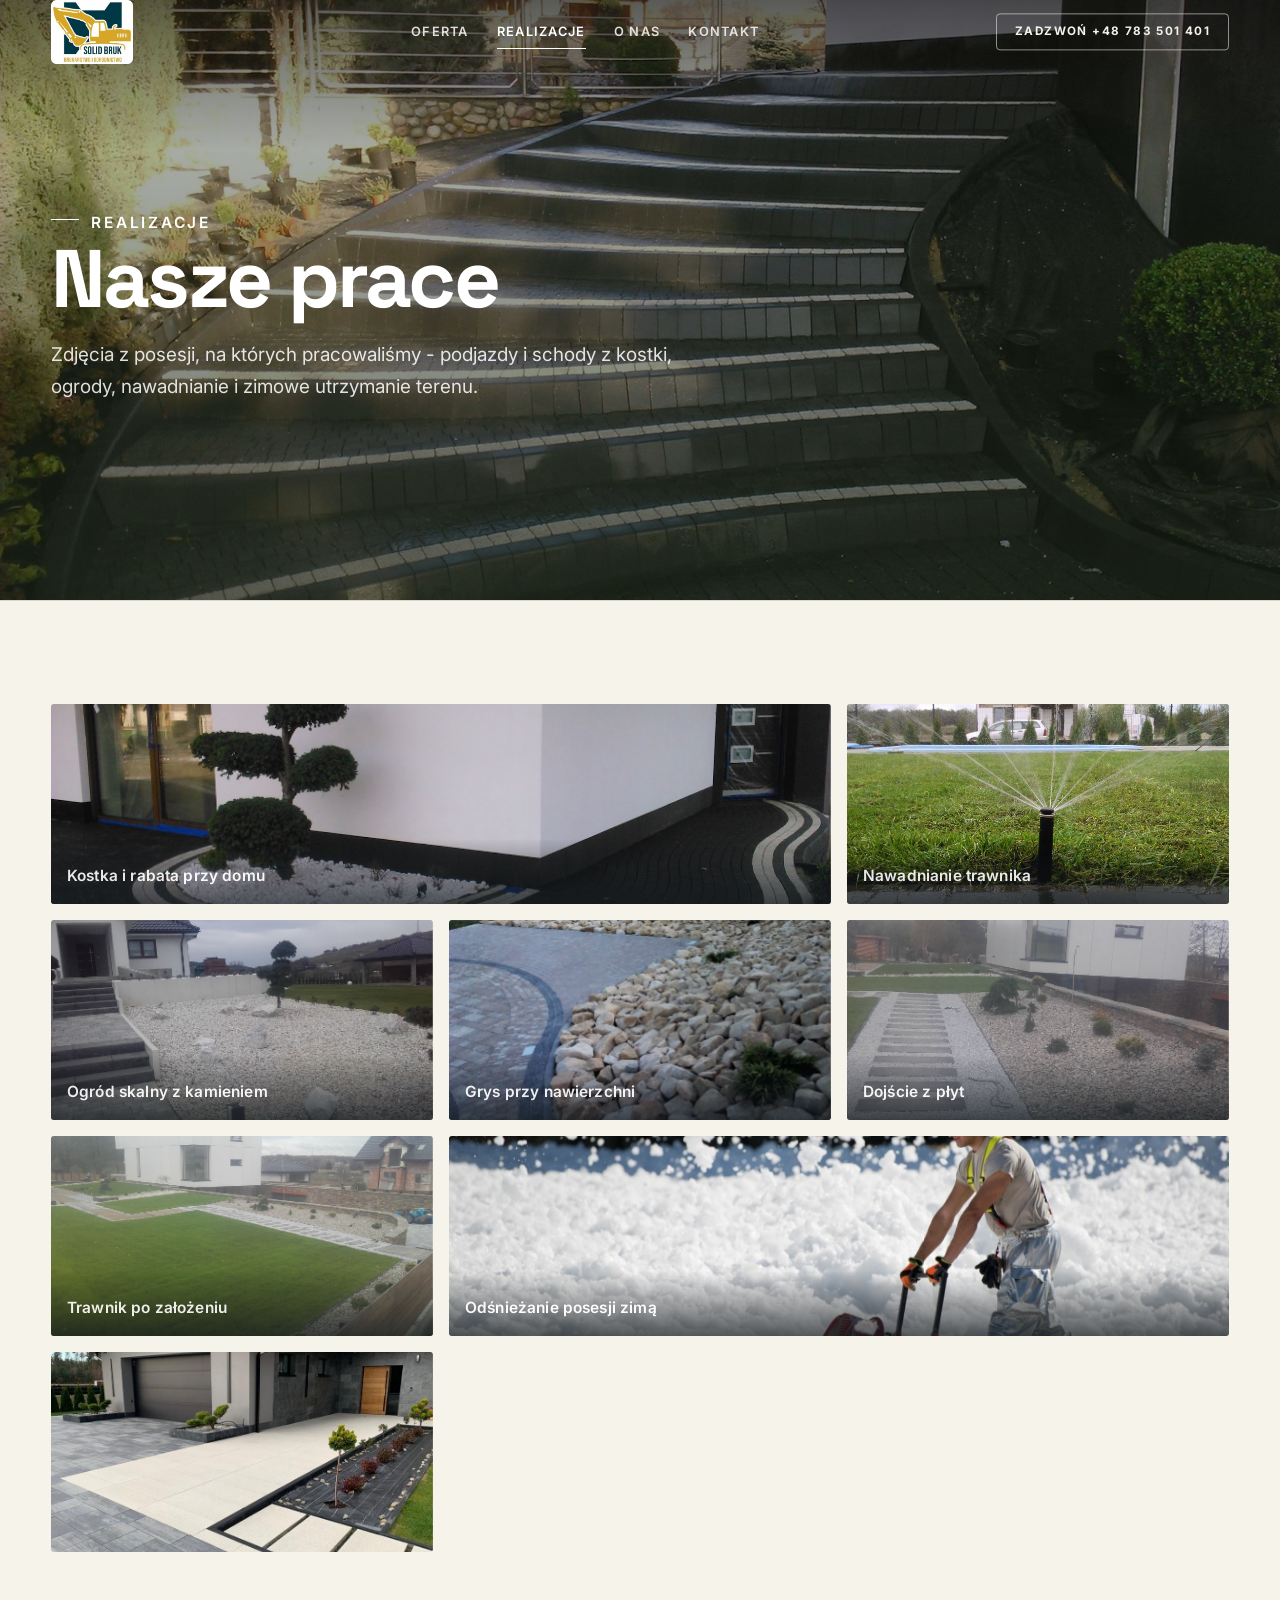
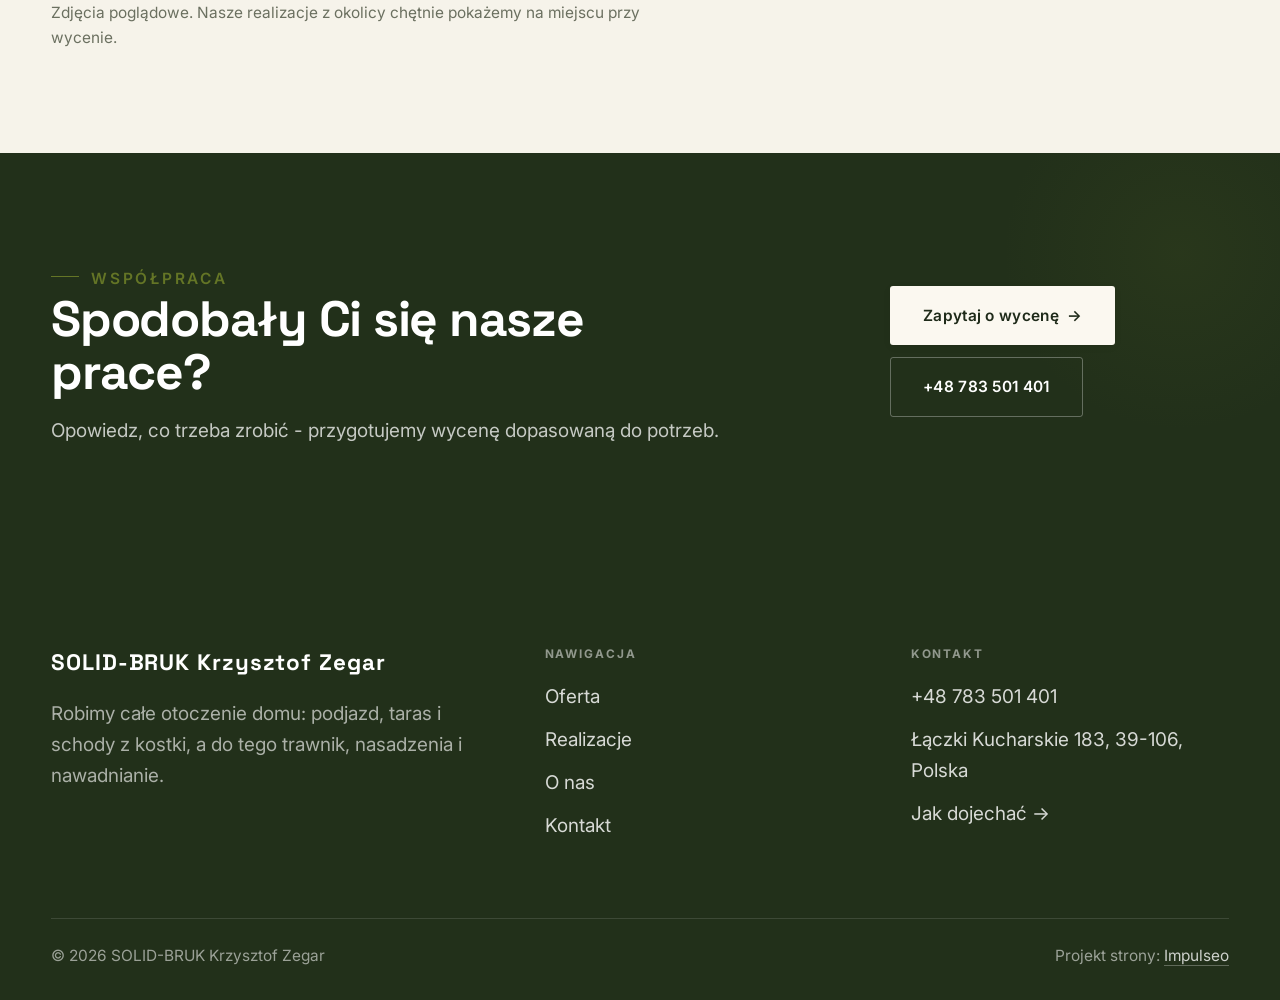
<file: realizacje.html>
<!DOCTYPE html>
<html lang="pl">
<head>
<meta name="robots" content="noindex, nofollow">
<meta charset="UTF-8">
<meta name="viewport" content="width=device-width, initial-scale=1.0">
<title>Realizacje - SOLID-BRUK Krzysztof Zegar</title>
<meta name="description" content="Realizacje SOLID-BRUK Krzysztof Zegar: Schody z kostki z podświetleniem, Kostka i rabata przy domu, Nawadnianie trawnika, Ogród skalny z kamieniem, Grys przy nawierzchni">
<link rel="preconnect" href="https://fonts.googleapis.com">
<link rel="preconnect" href="https://fonts.gstatic.com" crossorigin>
<link href="https://fonts.googleapis.com/css2?family=Space+Grotesk:wght@500;600;700&family=Inter:wght@400;500;600&display=swap" rel="stylesheet">
<link rel="stylesheet" href="assets/styles.css">
</head>
<body>

<header class="nav">
  <div class="wrap nav-inner">
    <a class="brand brand-has-logo" href="index.html"><img class="brand-logo" src="img/logo.png" alt="SOLID-BRUK Krzysztof Zegar"></a>
    <nav class="nav-links">
      <a href="oferta.html">Oferta</a>
      <a href="realizacje.html" class="active">Realizacje</a>
      <a href="o-nas.html">O nas</a>
      <a href="kontakt.html">Kontakt</a>
      <a href="tel:+48783501401" class="btn btn-accent">Zadzwoń +48 783 501 401</a>
    </nav>
    <button class="nav-toggle" aria-label="Menu"><span></span><span></span><span></span></button>
  </div>
</header>

<section class="pagehead">
  <img src="img/g1.jpg" alt="SOLID-BRUK Krzysztof Zegar - Nasze prace">
  <div class="wrap">
    <span class="eyebrow">Realizacje</span>
    <h1>Nasze prace</h1>
    <p>Zdjęcia z posesji, na których pracowaliśmy - podjazdy i schody z kostki, ogrody, nawadnianie i zimowe utrzymanie terenu.</p>
  </div>
</section>
<section>
  <div class="wrap">
    <div class="gallery">
      <div class="tile t-two3 reveal"><img src="img/g2.jpg" alt="Kostka i rabata przy domu" loading="lazy"><div class="cap">Kostka i rabata przy domu</div></div>
      <div class="tile t-third reveal"><img src="img/g3.jpg" alt="Nawadnianie trawnika" loading="lazy"><div class="cap">Nawadnianie trawnika</div></div>
      <div class="tile t-third reveal"><img src="img/g4.jpg" alt="Ogród skalny z kamieniem" loading="lazy"><div class="cap">Ogród skalny z kamieniem</div></div>
      <div class="tile t-third reveal"><img src="img/g5.jpg" alt="Grys przy nawierzchni" loading="lazy"><div class="cap">Grys przy nawierzchni</div></div>
      <div class="tile t-third reveal"><img src="img/g6.jpg" alt="Dojście z płyt" loading="lazy"><div class="cap">Dojście z płyt</div></div>
      <div class="tile t-third reveal"><img src="img/g7.jpg" alt="Trawnik po założeniu" loading="lazy"><div class="cap">Trawnik po założeniu</div></div>
      <div class="tile t-two3 reveal"><img src="img/g8.jpg" alt="Odśnieżanie posesji zimą" loading="lazy"><div class="cap">Odśnieżanie posesji zimą</div></div>
      <div class="tile t-third reveal"><img src="img/about.jpg" alt="SOLID-BRUK Krzysztof Zegar" loading="lazy"></div>
    </div>
    <p class="muted reveal" style="margin-top:var(--space-7);font-size:var(--text-sm);max-width:62ch">Zdjęcia poglądowe. Nasze realizacje z okolicy chętnie pokażemy na miejscu przy wycenie.</p>
  </div>
</section>
<section class="cta">
  <div class="wrap">
    <div class="reveal">
      <span class="eyebrow">Współpraca</span>
      <h2>Spodobały Ci się nasze prace?</h2>
      <p>Opowiedz, co trzeba zrobić - przygotujemy wycenę dopasowaną do potrzeb.</p>
    </div>
    <div class="cta-actions reveal">
      <a href="kontakt.html" class="btn btn-light">Zapytaj o wycenę <span class="arr">→</span></a>
      <a href="tel:+48783501401" class="btn btn-ghost" style="color:#fff;border-color:rgba(255,255,255,.3)">+48 783 501 401</a>
    </div>
  </div>
</section>

<footer>
  <div class="wrap">
    <div class="foot-grid">
      <div class="foot-brand">
        <div class="name">SOLID-BRUK Krzysztof Zegar</div>
        <p>Robimy całe otoczenie domu: podjazd, taras i schody z kostki, a do tego trawnik, nasadzenia i nawadnianie.</p>
      </div>
      <div class="foot-col">
        <h4>Nawigacja</h4>
        <a href="oferta.html">Oferta</a>
        <a href="realizacje.html">Realizacje</a>
        <a href="o-nas.html">O nas</a>
        <a href="kontakt.html">Kontakt</a>
      </div>
      <div class="foot-col">
        <h4>Kontakt</h4>
        <a href="tel:+48783501401">+48 783 501 401</a>
        <p>Łączki Kucharskie 183, 39-106, Polska</p>
        <a href="https://maps.google.com/?cid=5598259113136878516&g_mp=CiVnb29nbGUubWFwcy5wbGFjZXMudjEuUGxhY2VzLkdldFBsYWNlEAIYBCAA" target="_blank" rel="noopener">Jak dojechać →</a>
      </div>
    </div>
    <div class="foot-bot">
      <span>© 2026 SOLID-BRUK Krzysztof Zegar</span>
      <span>Projekt strony: <a class="foot-credit" href="https://impulseo.pl" target="_blank" rel="noopener">Impulseo</a></span>
    </div>
  </div>
</footer>
<div class="sticky-call"><a class="sc-call" href="tel:+48783501401"><svg class="ico-tel" width="16" height="16" viewBox="0 0 24 24" fill="none" aria-hidden="true"><path d="M6.6 10.8a15.5 15.5 0 0 0 6.6 6.6l2.2-2.2a1 1 0 0 1 1-.24 11.4 11.4 0 0 0 3.6.58 1 1 0 0 1 1 1V20a1 1 0 0 1-1 1A17 17 0 0 1 3 4a1 1 0 0 1 1-1h3.5a1 1 0 0 1 1 1c0 1.25.2 2.46.58 3.6a1 1 0 0 1-.25 1l-2.23 2.2Z" fill="currentColor"/></svg> Zadzwoń</a><a class="sc-quote" href="kontakt.html">Bezpłatna wycena</a></div>

<script src="assets/main.js"></script>
</body>
</html>
</file>
<file: assets/styles.css>
/* ============================================================
   STOLBASZ — premium, architektoniczny B2B fit-out
   Jasna paleta, zero brązu. System wg premium-web-craft.
   Projekt strony: Impulseo (impulseo.pl)
   ============================================================ */

:root{
  /* PALETA — ciepła: brudna biel (beż) + zieleń ogrodowa */
  --paper:#F6F3EA;          /* główne tło - brudna biel, prawie beżowa */
  --paper-2:#EFEADB;        /* sekcje alternatywne (cieplejszy beż) */
  --paper-3:#E8E2D1;        /* delikatne wypełnienia */
  --ink:#1E2A19;            /* tekst główny — ciepły ciemnozielony grafit */
  --ink-soft:#2F3D27;       /* nagłówki drugorzędne */
  --muted:#6B7060;          /* tekst poboczny */
  --line:rgba(30,42,25,.14);/* hairline */
  --accent:#647526;         /* zieleń oliwkowa — akcent */
  --accent-d:#455117;
  --accent-soft:rgba(100,117,38,.10);
  --dark:#22301A;           /* sekcje ciemne = ciemnozielony panel (stopka/CTA) */

  /* ODSTĘPY — skala 4/8 */
  --space-1:4px; --space-2:8px; --space-3:12px; --space-4:16px; --space-5:24px;
  --space-6:32px; --space-7:48px; --space-8:64px; --space-9:96px; --space-10:128px;

  /* TYPOGRAFIA — fluid clamp() (skala podbita 16.07.2026: większe, czytelniejsze litery — uwaga Adama) */
  --text-sm:clamp(.9rem,.87rem + .12vw,1rem);
  --text-base:clamp(1.08rem,1.04rem + .18vw,1.2rem);
  --text-lg:clamp(1.24rem,1.15rem + .34vw,1.44rem);
  --text-h3:clamp(1.34rem,1.22rem + .55vw,1.66rem);
  --text-h2:clamp(2.1rem,1.66rem + 2.1vw,3.1rem);
  --text-h1:clamp(2.9rem,2.1rem + 4vw,5.1rem);

  /* PROMIENIE — architektoniczne, raczej ostre */
  --r-sm:3px; --r-md:6px; --r-lg:10px;

  /* RUCH */
  --ease:cubic-bezier(.25,.46,.45,.94); --dur:.24s;

  /* CIENIE — miękkie, warstwowe */
  --sh-sm:0 1px 2px rgba(16,24,32,.04), 0 2px 8px rgba(16,24,32,.05);
  --sh-md:0 2px 6px rgba(16,24,32,.05), 0 12px 28px -8px rgba(16,24,32,.12);
  --sh-lg:0 6px 14px rgba(16,24,32,.07), 0 26px 56px -18px rgba(16,24,32,.22);

  --hairline:1px solid var(--line);

  --font-display:'Space Grotesk','Inter',sans-serif;
  --font-body:'Inter',sans-serif;
}

*{box-sizing:border-box;margin:0;padding:0}
html{scroll-behavior:smooth}
body{
  font-family:var(--font-body);
  font-size:var(--text-base);
  line-height:1.65;
  color:var(--ink);
  background:var(--paper);
  -webkit-font-smoothing:antialiased;
  text-rendering:optimizeLegibility;
}
img{max-width:100%;display:block}
a{color:inherit;text-decoration:none}

.wrap{width:min(92%,1180px);margin-inline:auto}
section{padding-block:clamp(52px,6.5vw,96px)}

h1,h2,h3{font-family:var(--font-display);font-weight:700;line-height:1.08;letter-spacing:-.02em;color:var(--ink)}
h1{font-size:var(--text-h1);letter-spacing:-.035em}
h2{font-size:var(--text-h2);letter-spacing:-.025em}
h3{font-size:var(--text-h3)}
p{max-width:65ch}

.eyebrow{
  font-family:var(--font-body);
  font-size:var(--text-sm);
  font-weight:600;
  letter-spacing:.18em;
  text-transform:uppercase;
  color:var(--accent);
  display:inline-flex;align-items:center;gap:var(--space-3);
}
/* flex:none + margin-top = kreska trzyma się PIERWSZEJ linii. Wcześniej align-items:center
   centrowało ją względem całego bloku i przy zawinięciu (długi kicker typu
   „…WNĘTRZ · LESZNO · OD 2019") druga linia lądowała z brzydkim wcięciem. */
.eyebrow{align-items:flex-start}
.eyebrow>*,.eyebrow{text-wrap:balance}   /* dlugi kicker lamal sie na sierote typu samo „2019" w drugiej linii */
.eyebrow::before{content:"";width:28px;height:1px;background:var(--accent);display:inline-block;flex:none;margin-top:.62em}

.muted{color:var(--muted)}
.lead{font-size:var(--text-lg);line-height:1.55;color:var(--ink-soft);max-width:50ch}

/* ---------- BUTTONS ---------- */
.btn{
  display:inline-flex;align-items:center;gap:var(--space-2);
  font-weight:600;font-size:var(--text-sm);letter-spacing:.02em;
  padding:var(--space-4) var(--space-6);
  border-radius:var(--r-sm);
  transition:transform var(--dur) var(--ease),box-shadow var(--dur) var(--ease),background var(--dur) var(--ease);
  cursor:pointer;border:1px solid transparent;
}
.btn-accent{background:var(--accent);color:#fff;box-shadow:var(--sh-sm)}
.btn-accent:hover{background:var(--accent-d);transform:translateY(-2px);box-shadow:var(--sh-md)}
.btn-accent:active{transform:translateY(0);box-shadow:var(--sh-sm)}
.btn-ghost{background:transparent;color:var(--ink);border-color:var(--line)}
.btn-ghost:hover{border-color:var(--accent);color:var(--accent);transform:translateY(-2px)}
.btn-light{background:#fff;color:var(--ink);box-shadow:var(--sh-sm)}
.btn-light:hover{transform:translateY(-2px);box-shadow:var(--sh-md)}
.btn .arr{transition:transform var(--dur) var(--ease)}
.btn:hover .arr{transform:translateX(4px)}

/* ---------- NAV ---------- */
.nav{
  position:sticky;top:0;z-index:50;
  background:color-mix(in srgb,var(--paper) 88%,transparent);
  backdrop-filter:saturate(140%) blur(10px);
  border-bottom:var(--hairline);
}
.nav-inner{display:flex;align-items:center;justify-content:space-between;height:72px}
.brand{display:flex;flex-direction:column;line-height:1}
.brand .name{font-family:var(--font-display);font-weight:800;font-size:1.35rem;letter-spacing:.04em}
.brand .sub{font-size:.62rem;letter-spacing:.34em;text-transform:uppercase;color:var(--muted);margin-top:5px}
.nav-links{display:flex;align-items:center;gap:var(--space-6)}
.nav-links a{font-size:var(--text-sm);font-weight:500;color:var(--ink-soft);position:relative;padding-block:4px;transition:color var(--dur) var(--ease)}
.nav-links a::after{content:"";position:absolute;left:0;bottom:0;width:0;height:1.5px;background:var(--accent);transition:width var(--dur) var(--ease)}
.nav-links a:hover,.nav-links a.active{color:var(--ink)}
.nav-links a:hover::after,.nav-links a.active::after{width:100%}
.nav-links .btn{padding:var(--space-2) var(--space-5)}
/* przyciski w nav: właściwy kolor (przebij .nav-links a) + bez podkreślenia */
.nav-links a.btn-accent{color:#fff}
.nav-links a.btn-ghost,.nav-links a.btn-light{color:var(--ink)}
.nav-links a.btn::after{display:none}
.nav-toggle{display:none;background:none;border:none;cursor:pointer;flex-direction:column;gap:5px;padding:8px}
.nav-toggle span{width:24px;height:2px;background:var(--ink);transition:var(--dur)}

/* ---------- HERO (split) ---------- */
.hero{position:relative;overflow:hidden;border-bottom:var(--hairline)}
.hero-grid{display:grid;grid-template-columns:1.05fr .95fr;gap:clamp(24px,4vw,60px);align-items:center;
  padding-block:clamp(36px,4.5vw,64px)}
.hero-copy .eyebrow{margin-bottom:var(--space-5)}
.hero-copy h1{margin-bottom:var(--space-5)}
.hero-copy .lead{margin-bottom:var(--space-7)}
.hero-actions{display:flex;flex-wrap:wrap;gap:var(--space-4)}
.hero-art{position:relative;aspect-ratio:4/3;border-radius:var(--r-lg);overflow:hidden;box-shadow:var(--sh-lg)}
.hero-art img{width:100%;height:100%;object-fit:cover}
.hero-art::after{content:"";position:absolute;inset:0;background:linear-gradient(180deg,transparent 55%,rgba(18,24,28,.28))}
.hero-badge{position:absolute;left:var(--space-5);bottom:var(--space-5);z-index:2;
  background:rgba(252,252,251,.94);backdrop-filter:blur(4px);
  border-radius:var(--r-md);padding:var(--space-4) var(--space-5);box-shadow:var(--sh-md);max-width:78%}
.hero-badge strong{display:block;font-family:var(--font-display);font-size:1rem;letter-spacing:-.01em}
.hero-badge span{font-size:var(--text-sm);color:var(--muted)}

/* ---------- HERO duży / kinowy (strona główna) ---------- */
.hero-cine{position:relative;min-height:clamp(560px,82vh,840px);min-height:clamp(560px,82svh,840px);display:flex;align-items:center;overflow:hidden;border-bottom:var(--hairline)}
.hero-cine>img{position:absolute;inset:0;width:100%;height:100%;object-fit:cover;z-index:0}
.hero-cine::after{content:"";position:absolute;inset:0;z-index:1;
  background:linear-gradient(95deg,rgba(13,18,23,.86) 0%,rgba(13,18,23,.64) 32%,rgba(13,18,23,.24) 62%,rgba(13,18,23,.04) 100%)}
.hero-cine .wrap{position:relative;z-index:2;padding-block:var(--space-8)}
.hero-cine .hero-copy{max-width:660px}
.hero-cine .eyebrow{color:#fff;margin-bottom:var(--space-5)}
.hero-cine .eyebrow::before{background:#fff}
.hero-cine h1{color:#fff;margin-bottom:var(--space-5);font-size:clamp(2.9rem,2rem + 4.4vw,5.2rem);text-wrap:balance}
.hero-cine .lead{color:rgba(255,255,255,.92);max-width:48ch;margin-bottom:var(--space-7)}
.hero-cine .hero-actions{display:flex;flex-wrap:wrap;gap:var(--space-4)}
/* NISKIE OKNO (laptop z dokiem i paskami przeglądarki ma ~700-780 px wysokości widoku):
   H1 do 5.2rem + długi lead nie mieściły się i przyciski wypadały POD krawędź ekranu -
   klient widział stronę bez ani jednego CTA. Skalujemy w dół, zamiast przycinać treść. */
@media(min-width:821px) and (max-height:820px){
  .hero-cine{min-height:clamp(520px,94svh,780px)}
  .hero-cine .wrap{padding-block:var(--space-6)}
  .hero-cine h1{font-size:clamp(2.2rem,1.5rem + 2.6vw,3.6rem);margin-bottom:var(--space-4)}
  .hero-cine .eyebrow{margin-bottom:var(--space-4)}
  .hero-cine .lead{margin-bottom:var(--space-5);max-width:44ch}
}
@media(max-width:680px){
  .hero-cine{min-height:clamp(520px,76vh,640px);min-height:clamp(520px,76svh,640px);align-items:flex-end}
  .hero-cine::after{background:linear-gradient(0deg,rgba(13,18,23,.9) 6%,rgba(13,18,23,.45) 55%,rgba(13,18,23,.25) 100%)}
  .hero-cine .wrap{padding-bottom:var(--space-9)}
  /* TELEFON (~90% oglądających): lead potrafił zająć 8 linii i zepchnąć CTA poza pierwszy ekran.
     Zwężamy interlinię i skalę - treści nie ucinamy, bo to ona sprzedaje. */
  .hero-cine .lead{font-size:.98rem;line-height:1.5;margin-bottom:var(--space-5)}
  .hero-cine .eyebrow{font-size:.72rem;letter-spacing:.13em;margin-bottom:var(--space-4)}
  .hero-cine .eyebrow::before{width:20px}
  .hero-cine h1{margin-bottom:var(--space-4)}
}

/* full-bleed hero variant (podstrony) */
.pagehead{position:relative;min-height:46vh;min-height:46svh;display:flex;align-items:flex-end;overflow:hidden;border-bottom:var(--hairline)}
.pagehead img{position:absolute;inset:0;width:100%;height:100%;object-fit:cover}
.pagehead::after{content:"";position:absolute;inset:0;background:linear-gradient(180deg,rgba(18,24,28,.25),rgba(18,24,28,.62))}
.pagehead .wrap{position:relative;z-index:2;padding-block:var(--space-9);color:#fff}
.pagehead h1{color:#fff;max-width:18ch}
.pagehead .eyebrow{color:#fff}
.pagehead .eyebrow::before{background:#fff}
.pagehead p{color:rgba(255,255,255,.86);margin-top:var(--space-4);max-width:54ch}

/* ---------- STRIP (pasek skrótów / liczby) ---------- */
.strip{background:var(--dark);color:#fff}
.strip .wrap{display:grid;grid-template-columns:repeat(4,1fr);gap:var(--space-6);padding-block:var(--space-8)}
.strip .item .k{font-family:var(--font-display);font-size:clamp(1.6rem,1.2rem + 1.4vw,2.4rem);font-weight:800;letter-spacing:-.02em;color:#fff}
.strip .item .v{font-size:var(--text-sm);color:rgba(255,255,255,.66);margin-top:var(--space-2);line-height:1.45}
.strip .item{border-left:2px solid var(--accent);padding-left:var(--space-5)}

/* ---------- SECTION HEAD ---------- */
.head{max-width:48rem;margin-bottom:var(--space-8)}
.head.center{margin-inline:auto;text-align:center}
.head .eyebrow{margin-bottom:var(--space-4)}
.head h2{margin-bottom:var(--space-4)}
.head p{color:var(--muted);font-size:var(--text-lg);line-height:1.55}
.head.center p{margin-inline:auto}

/* ---------- INTRO SPLIT ---------- */
.split{display:grid;grid-template-columns:.92fr 1.08fr;gap:clamp(28px,5vw,80px);align-items:center}
.split.rev{grid-template-columns:1.08fr .92fr}
.split.rev .split-art{order:-1}
.split-art{position:relative;aspect-ratio:5/4;border-radius:var(--r-lg);overflow:hidden;box-shadow:var(--sh-lg)}
.split-art img{width:100%;height:100%;object-fit:cover}
.split-copy h2{margin-bottom:var(--space-5)}
.split-copy p+p{margin-top:var(--space-4)}
.split-copy .btn{margin-top:var(--space-6)}

/* ---------- SERVICES (zakres) ---------- */
.svc-grid{display:grid;grid-template-columns:repeat(auto-fit,minmax(280px,1fr));gap:var(--space-5)}
.svc{background:#fff;border:var(--hairline);border-radius:var(--r-md);padding:var(--space-7) var(--space-6);
  transition:transform var(--dur) var(--ease),box-shadow var(--dur) var(--ease),border-color var(--dur) var(--ease);
  position:relative;overflow:hidden}
.svc::before{content:"";position:absolute;left:0;top:0;width:3px;height:0;background:var(--accent);transition:height var(--dur) var(--ease)}
.svc:hover{transform:translateY(-4px);box-shadow:var(--sh-md);border-color:transparent}
.svc:hover::before{height:100%}
.svc .ic{font-family:var(--font-display);font-size:.8rem;font-weight:700;letter-spacing:.12em;color:var(--accent);margin-bottom:var(--space-4)}
.svc h3{margin-bottom:var(--space-3);font-size:1.22rem}
.svc p{color:var(--muted);font-size:var(--text-base);line-height:1.6}

/* big detailed service rows */
.svc-row{display:grid;grid-template-columns:.8fr 1.2fr;gap:clamp(20px,4vw,60px);align-items:center;padding-block:var(--space-8)}
.svc-row+.svc-row{border-top:var(--hairline)}
.svc-row.rev{grid-template-columns:1.2fr .8fr}
/* Naprzemienny układ wierszy oferty: co drugi wiersz ma zdjęcie po PRAWEJ.
   Było `order:-1` — martwy kod, bo zdjęcie i tak jest pierwszym dzieckiem w HTML,
   więc wszystkie wiersze wyglądały identycznie (zdjęcie zawsze z lewej), a `rev`
   zmieniało tylko szerokość kolumn. Znalezione 29.07.2026 przy różnicowaniu kierunków
   animacji (pomiar pozycji: art.mid 390/502 przy row.mid 756 — zawsze lewa strona). */
.svc-row.rev .svc-row-art{order:2}
.svc-row-art{aspect-ratio:4/3;border-radius:var(--r-md);overflow:hidden;box-shadow:var(--sh-md)}
.svc-row-art img{width:100%;height:100%;object-fit:cover}
.svc-row h3{font-size:1.5rem;margin-bottom:var(--space-4)}
.svc-row .num{font-family:var(--font-display);font-size:.85rem;font-weight:700;letter-spacing:.14em;color:var(--accent);display:block;margin-bottom:var(--space-3)}
.svc-row ul{list-style:none;margin-top:var(--space-4);display:flex;flex-direction:column;gap:var(--space-2)}
.svc-row li{position:relative;padding-left:var(--space-5);color:var(--muted);font-size:var(--text-base)}
.svc-row li::before{content:"";position:absolute;left:0;top:.62em;width:8px;height:1px;background:var(--accent)}

/* ---------- GALLERY (realizacje) ---------- */
.gallery{display:grid;grid-template-columns:repeat(12,1fr);gap:var(--space-4);grid-auto-rows:200px}
/* GALERIA MASONRY — pionowe zdjęcia (portrety beauty/wellness) bez przycinania: kolumny, height auto */
.gallery-masonry{column-count:3;column-gap:var(--space-4)}
@media(max-width:900px){.gallery-masonry{column-count:2}}
@media(max-width:560px){.gallery-masonry{column-count:1}}
.gallery-masonry .m-tile{break-inside:avoid;margin:0 0 var(--space-4);padding:0;position:relative;overflow:hidden;border-radius:var(--r-md);border:1px solid var(--line)}
.gallery-masonry .m-tile img{width:100%;height:auto;display:block}
.gallery-masonry .m-tile .cap{position:absolute;left:0;right:0;bottom:0;padding:var(--space-4);color:#fff;background:linear-gradient(0deg,rgba(0,0,0,.55),transparent);font-size:var(--text-sm)}
.gallery-masonry .m-tile .cap small{display:block;font-weight:400;opacity:.78;letter-spacing:.04em;text-transform:uppercase;font-size:.66rem;margin-top:3px}
.tile{position:relative;overflow:hidden;border-radius:var(--r-md);box-shadow:var(--sh-sm);
  transition:transform var(--dur) var(--ease),box-shadow var(--dur) var(--ease)}
.tile img{width:100%;height:100%;object-fit:cover;transition:transform .9s cubic-bezier(.22,.61,.36,1)}
.tile:hover{box-shadow:var(--sh-md)}
.tile:hover img{transform:scale(1.05)}
.tile .cap{position:absolute;left:0;right:0;bottom:0;padding:var(--space-5) var(--space-4) var(--space-4);
  background:linear-gradient(transparent,rgba(18,24,28,.78));color:#fff;
  font-size:var(--text-sm);font-weight:600;letter-spacing:.01em;
  opacity:0;transform:translateY(8px);transition:var(--dur) var(--ease)}
.tile:hover .cap{opacity:1;transform:translateY(0)}
.tile .cap small{display:block;font-weight:400;opacity:.78;letter-spacing:.04em;text-transform:uppercase;font-size:.66rem;margin-top:3px}
/* bento spans */
.t-wide{grid-column:span 6}
.t-tall{grid-column:span 6;grid-row:span 2}
.t-std{grid-column:span 6}
.t-third{grid-column:span 4}
.t-two3{grid-column:span 8}

/* ---------- TRUST / WIARYGODNOŚĆ ---------- */
.trust{background:var(--paper-2)}
.trust-grid{display:grid;grid-template-columns:repeat(auto-fit,minmax(240px,1fr));gap:var(--space-5);margin-top:var(--space-7)}
.trust-card{background:#fff;border-radius:var(--r-md);padding:var(--space-7) var(--space-6);box-shadow:var(--sh-sm);border-top:3px solid var(--accent)}
.trust-card .big{font-family:var(--font-display);font-size:clamp(1.8rem,1.3rem + 1.6vw,2.6rem);font-weight:800;letter-spacing:-.02em;color:var(--ink);line-height:1}
.trust-card h3{font-size:1.12rem;margin:var(--space-3) 0 var(--space-2)}
.trust-card p{color:var(--muted);font-size:var(--text-base);line-height:1.55}

/* ---------- CTA band ---------- */
.cta{background:var(--dark);color:#fff;position:relative;overflow:hidden}
.cta .wrap{display:grid;grid-template-columns:1.4fr .6fr;gap:var(--space-7);align-items:center;position:relative;z-index:2}
.cta h2{color:#fff;max-width:20ch}
.cta p{color:rgba(255,255,255,.74);margin-top:var(--space-4)}
.cta-actions{display:flex;flex-direction:column;gap:var(--space-3);align-items:flex-start}
.cta::before{content:"";position:absolute;right:-80px;top:-80px;width:360px;height:360px;border-radius:50%;
  background:radial-gradient(circle,var(--accent-soft),transparent 70%)}

/* ---------- CONTACT ---------- */
.contact-grid{display:grid;grid-template-columns:.85fr 1.15fr;gap:clamp(28px,4vw,56px);align-items:start}
.info-list{display:flex;flex-direction:column;gap:var(--space-2)}
.info-row{display:flex;gap:var(--space-4);align-items:flex-start;padding-block:var(--space-4);border-bottom:var(--hairline)}
.info-row .ic{flex:none;width:42px;height:42px;display:grid;place-items:center;border-radius:50%;
  background:var(--accent-soft);color:var(--accent);font-size:1.05rem}
.info-row .lbl{font-size:.72rem;letter-spacing:.14em;text-transform:uppercase;color:var(--muted)}
.info-row .val{font-weight:600;font-size:var(--text-base);margin-top:2px}
.info-row a.val:hover{color:var(--accent)}
.map{border:none;border-radius:var(--r-lg);box-shadow:var(--sh-md);width:100%;height:100%;min-height:380px;filter:grayscale(.2) contrast(1.02)}
.form{background:#fff;border:var(--hairline);border-radius:var(--r-lg);padding:clamp(24px,3vw,40px);box-shadow:var(--sh-sm)}
.form .fld{margin-bottom:var(--space-5)}
.form label{display:block;font-size:var(--text-sm);font-weight:600;margin-bottom:var(--space-2)}
.form input,.form textarea{width:100%;font-family:inherit;font-size:var(--text-base);color:var(--ink);
  padding:var(--space-4);border:var(--hairline);border-radius:var(--r-sm);background:var(--paper);transition:border-color var(--dur)}
.form input:focus,.form textarea:focus{outline:none;border-color:var(--accent);background:#fff}
.form textarea{resize:vertical;min-height:120px}
.form .note{font-size:var(--text-sm);color:var(--muted);margin-top:var(--space-3)}

/* ---------- FOOTER ---------- */
footer{background:var(--dark);color:#fff;padding-block:var(--space-9) var(--space-6)}
.foot-grid{display:grid;grid-template-columns:1.4fr 1fr 1fr;gap:var(--space-7);margin-bottom:var(--space-8)}
.foot-brand .name{font-family:var(--font-display);font-weight:800;font-size:1.4rem;letter-spacing:.04em}
.foot-brand p{color:rgba(255,255,255,.62);margin-top:var(--space-4);font-size:var(--text-base);max-width:38ch}
.foot-col h4{font-size:.74rem;letter-spacing:.16em;text-transform:uppercase;color:rgba(255,255,255,.5);margin-bottom:var(--space-4)}
.foot-col a,.foot-col p{display:block;color:rgba(255,255,255,.82);font-size:var(--text-base);margin-bottom:var(--space-3)}
.foot-col a:hover{color:#fff}
.foot-bot{border-top:1px solid rgba(255,255,255,.12);padding-top:var(--space-5);display:flex;justify-content:space-between;flex-wrap:wrap;gap:var(--space-3);
  font-size:var(--text-sm);color:rgba(255,255,255,.55)}
.foot-bot a:hover{color:#fff}
/* Podpis w stopce = klikalny link do impulseo.pl (31.07.2026). Ma być WIDOCZNIE klikalny,
   ale nie krzyczeć - stąd sam kolor jaśniejszy + delikatne podkreślenie na najeździe. */
.foot-bot a.foot-credit{color:rgba(255,255,255,.78);text-decoration:none;border-bottom:1px solid rgba(255,255,255,.28)}
.foot-bot a.foot-credit:hover{color:#fff;border-bottom-color:#fff}

/* ---------- REVEAL ---------- */
.reveal{opacity:0;transform:translateY(22px);transition:opacity .6s var(--ease),transform .6s var(--ease)}
.reveal.in{opacity:1;transform:none}

/* ---------- RESPONSIVE ---------- */
@media(max-width:920px){
  .hero-grid,.split,.split.rev,.svc-row,.svc-row.rev,.cta .wrap,.contact-grid,.foot-grid{grid-template-columns:1fr}
  .split.rev .split-art,.svc-row.rev .svc-row-art{order:0}
  .hero-art{aspect-ratio:16/10;max-height:420px}
  .strip .wrap{grid-template-columns:repeat(2,1fr);gap:var(--space-7)}
  .gallery{grid-auto-rows:180px}
  .t-wide,.t-tall,.t-std,.t-third,.t-two3{grid-column:span 6}
  .t-tall{grid-row:span 1}
  .cta-actions{flex-direction:row;flex-wrap:wrap}
  .foot-grid{gap:var(--space-6)}
}
@media(max-width:680px){
  .nav-links{position:fixed;inset:72px 0 auto 0;background:var(--paper);flex-direction:column;align-items:stretch;
    gap:0;padding:var(--space-4) 6%;border-bottom:var(--hairline);box-shadow:var(--sh-md);
    transform:translateY(-120%);transition:transform var(--dur) var(--ease)}
  .nav-links.open{transform:translateY(0)}
  .nav-links a{padding-block:var(--space-4);border-bottom:var(--hairline)}
  .nav-links .btn{margin-top:var(--space-3);justify-content:center}
  .nav-toggle{display:flex}
  .strip .wrap{grid-template-columns:1fr}
  .gallery{grid-template-columns:repeat(6,1fr)}
  .foot-grid{grid-template-columns:1fr}
}
@media(prefers-reduced-motion:reduce){
  *{animation-duration:.01ms!important;transition:none!important}
  .reveal{opacity:1!important;transform:none!important}
  html{scroll-behavior:auto}
}

/* ============================================================
   PREMIUM LAYER — destylat deep-researchu branż (anty-AI, spokój).
   Zmienne STOLBASZ (--accent/--ink/--paper/--line/--dark). Ruch ledwo
   zauważalny, krzywa cubic-bezier(.16,.84,.44,1); prefers-reduced-motion
   pokryte blanketem wyżej. Karty hairline zamiast cieni = #1 sygnał „nie-AI".
   ============================================================ */

/* więcej oddechu między sekcjami (liderzy: 110-130px) */
section{padding-block:clamp(64px,8vw,128px)}

/* 1) Aksamitny reveal — dłuższa, miękka krzywa zamiast „skoku" */
.reveal{transition:opacity .9s cubic-bezier(.16,.84,.44,1),transform .9s cubic-bezier(.16,.84,.44,1);will-change:opacity,transform}
/* stagger TYLKO w galerii (tam pozycja = porządek dzieci) */
.gallery .reveal:nth-child(2){transition-delay:.07s}
.gallery .reveal:nth-child(3){transition-delay:.14s}
.gallery .reveal:nth-child(4){transition-delay:.21s}
.gallery .reveal:nth-child(5){transition-delay:.28s}
.gallery .reveal:nth-child(6){transition-delay:.35s}

/* 2) Hero STATYCZNY na .hero-cine — Ken Burns CAŁKIEM WYŁĄCZONY 26.06 (3. zgłoszenie Szymona).
   GENEZA: animowanie scale na <img> hero z teksturami (cegły/framugi) re-samplinguje obraz
   klatka po klatce → na części ekranów drobne drganie/shimmer = „heroshot się trzęsie".
   translateY usunięto wcześniej, scale-only + will-change/GPU NIE wystarczyły do GWARANCJI gładkości.
   Krzysztof zażądał pewności („make sure, że błąd się nie pojawi") > efekt. Zero animacji = 0% drgania.
   Delikatny zoom zostaje TYLKO w pełnoekranowych hero gastro/studio (hg-bg/hs-bg — tło, inny
   mechanizm, chwalone, nigdy nie zgłaszane). NIE wracać do KB na .hero-cine bez realnego testu
   na sprzęcie klienta — to ryzyko regresji „trzęsienia”. */
/* BEZPIECZNY "wow" na hero = jednorazowy FADE-IN (opacity), nie zoom.
   opacity nie dotyka bitmapy → gładkie na KAŻDYM zdjęciu/ekranie/GPU, zero ryzyka migotania.
   Geometryczny ruch (scale/translate) na .hero-cine jest ZAKAZANY (bramka pilnuje). */
@keyframes heroFade{from{opacity:0}to{opacity:1}}
.hero-cine>img{transform:none;animation:heroFade 1.1s ease-out both}

/* 3) Akcentowy hairline pod nagłówkiem sekcji, który „rysuje się" przy wejściu */
.head h2{position:relative;padding-bottom:18px}
.head h2::after{content:"";position:absolute;left:0;bottom:0;height:1px;width:0;background:var(--accent);transition:width 1s cubic-bezier(.16,.84,.44,1) .15s}
.head.center h2::after{left:50%;transform:translateX(-50%)}
.head.reveal.in h2::after,.head.center.reveal.in h2::after{width:54px}

/* 4) Karty HAIRLINE zamiast cieni/zaokrągleń (najmocniejszy anty-AI detal) */
.svc{background:transparent;border:1px solid var(--line);border-radius:var(--r-sm);box-shadow:none}
.svc:hover{box-shadow:none;border-color:var(--accent);transform:translateY(-3px)}
.trust-card{background:transparent;box-shadow:none;border:1px solid var(--line);border-top:2px solid var(--accent);border-radius:var(--r-sm)}
.tile{box-shadow:none;border-radius:var(--r-sm)}
.tile:hover{box-shadow:none}

/* 5) Sticky-nav kondensuje się po przewinięciu (sygnał dopracowania) */
.nav{transition:box-shadow .4s ease,background .4s ease}
.nav.is-stuck{box-shadow:0 1px 0 var(--line),0 14px 30px -24px rgba(0,0,0,.45)}
.nav-inner{transition:height .35s var(--ease)}
.nav.is-stuck .nav-inner{height:60px}

/* 6) MANIFESTO — pełnoekranowy cytat-bohater (zastępuje generyczne „Dlaczego my") */
.manifesto{background:var(--paper-2);text-align:center}
.manifesto .wrap{max-width:60rem}
.manifesto p{font-family:var(--font-display);font-style:italic;font-size:clamp(1.6rem,1rem + 2.4vw,2.8rem);line-height:1.32;color:var(--ink-soft);margin-inline:auto;max-width:26ch;position:relative;padding-top:var(--space-8)}
.manifesto p::before{content:"";position:absolute;top:0;left:50%;transform:translateX(-50%);width:54px;height:1px;background:var(--accent)}
.manifesto p span{color:var(--accent);font-style:italic}

/* 7) GATEWAYS — 3 duże bramy-zdjęcia (zamiast paska menu usług) */
.gateways{display:grid;grid-template-columns:repeat(3,1fr);gap:var(--space-4)}
.gateway{position:relative;aspect-ratio:3/4;overflow:hidden;border-radius:var(--r-sm);display:block}
.gateway img{width:100%;height:100%;object-fit:cover;transition:transform .9s cubic-bezier(.22,.61,.36,1),filter .6s cubic-bezier(.22,.61,.36,1)}
.gateway::after{content:"";position:absolute;inset:0;background:linear-gradient(180deg,transparent 38%,rgba(18,24,28,.74))}
.gateway:hover img{transform:scale(1.05);filter:brightness(1.05)}
.gateway .g-ttl{position:absolute;left:0;right:0;bottom:0;z-index:2;padding:var(--space-6) var(--space-5);color:#fff;font-family:var(--font-display);font-size:1.45rem;letter-spacing:-.01em;line-height:1.15}
.gateway .g-ttl small{display:block;font-family:var(--font-body);font-size:var(--text-sm);font-weight:400;opacity:.82;letter-spacing:.03em;margin-top:5px}
@media(max-width:760px){.gateways{grid-template-columns:1fr}.gateway{aspect-ratio:16/10}}

/* 8) LOGO klienta w nagłówku (gdy podane --logo) */
/* 52px domyślnie (feedback Bartka 06.07.2026: 40px ginęło, uwaga padła 3x; ~56px sprawdzone na żywym demie anna-borowiec-makeup) */
.brand-logo{height:64px;width:auto;max-width:300px;object-fit:contain;display:block}
.nav.is-stuck .brand-logo{height:52px}
@media(max-width:680px){.brand-logo{height:46px;max-width:210px}}


/* === RWD: nagłówki na wąskich ekranach (dodane 17.07.2026 razem z fixem clamp) ===
   Po przywróceniu działania clamp() dolna granica --text-h1 (2.9rem) rozpychała
   dokument przy długich polskich słowach na telefonach. Tu ją zjeżdżamy. */
@media (max-width:560px){
  :root{
    --text-h1:clamp(1.9rem, 1.15rem + 4.4vw, 2.7rem);
    --text-h2:clamp(1.5rem, 1rem + 3vw, 2.1rem);
  }
  .hero-cine h1{font-size:clamp(1.9rem, 1.15rem + 4.4vw, 2.7rem)}
  h1,h2{overflow-wrap:break-word}
}

/* GODZINY (godziny_grid z briefu) — dzień po lewej, godziny po prawej. Wcześniej BRAK stylu
   powodował sklejenie "Poniedziałek-Piątek8:00-20:00" (dodane 2026-07-21). Neutralne dla dem bez grafiku. */
.godz{display:flex;flex-direction:column;gap:2px;max-width:440px;margin-top:8px}
.godz-row{display:flex;justify-content:space-between;align-items:baseline;gap:24px;padding:10px 0;border-bottom:1px solid var(--line)}
.godz-row:last-child{border-bottom:0}
.godz-row b{font-weight:600;color:var(--ink)}
.godz-row span{color:var(--muted);white-space:nowrap}

/* === rodzina: fachowcy === */
/* ============================================================
   RODZINA: FACHOWCY (hydraulik/elektryk/remont/brukarstwo/ogrodzenia)
   Doklejane NA WIERZCH base.css. Dziedziczy paletę/fonty skórki (trade/elektryk).
   Filozofia: telefon-bohater + zaufanie + „bezpłatna wycena". Spokój, nie krzyk.
   (count-up i podwójny iframe mapy świadomie pominięte - krytyka blueprintu.)
   ============================================================ */

/* --- PROCES - oś „jak pracujemy" (podpis rodziny, czego nie ma w meblach) --- */
.proces{background:var(--paper-2)}
.proces-line{list-style:none;display:grid;grid-template-columns:repeat(4,1fr);gap:var(--space-5);position:relative;margin:0;padding:0}
.proces-line li{position:relative;padding-top:var(--space-7)}
.proces-line li::before{content:"";position:absolute;top:14px;left:0;right:0;height:1px;background:var(--line)}
.proces-line li:last-child::before{right:50%}
.proces-line li:first-child::before{left:50%}
.proces-line li::after{content:"";position:absolute;top:9px;left:calc(50% - 6px);width:11px;height:11px;border-radius:50%;background:var(--accent);box-shadow:0 0 0 4px var(--paper-2)}
.proces-line .pno{font-family:var(--font-display);font-weight:800;font-size:1.5rem;color:var(--accent);letter-spacing:-.02em;display:block;margin-bottom:var(--space-3);text-align:center}
.proces-line h3{font-size:1.1rem;margin-bottom:var(--space-2);text-align:center}
.proces-line p{color:var(--muted);font-size:var(--text-sm);line-height:1.5;text-align:center;max-width:26ch;margin-inline:auto}
@media(max-width:820px){
  .proces-line{grid-template-columns:1fr;gap:0}
  .proces-line li{padding:var(--space-5) 0 var(--space-5) var(--space-7)}
  .proces-line li::before{left:5px;right:auto;top:0;bottom:0;width:1px;height:auto}
  .proces-line li:first-child::before,.proces-line li:last-child::before{left:5px;right:auto}
  .proces-line li::after{top:var(--space-6);left:0}
  .proces-line .pno,.proces-line h3,.proces-line p{text-align:left;margin-inline:0}
}

/* --- OBSZAR DZIAŁANIA - lokalność (chipy z REALNEGO miasta, bez drugiego iframe) --- */
.obszar .head{text-align:center;margin-inline:auto}
.obszar .head .eyebrow{justify-content:center}
.obszar-list{list-style:none;display:flex;flex-wrap:wrap;justify-content:center;gap:var(--space-3);margin:0;padding:0;max-width:60rem;margin-inline:auto}
.obszar-list li{border:1px solid var(--line);border-radius:999px;padding:var(--space-2) var(--space-5);
  font-size:var(--text-sm);font-weight:600;color:var(--ink-soft);transition:border-color .24s var(--ease),color .24s var(--ease)}
.obszar-list li:hover{border-color:var(--accent);color:var(--accent)}
.obszar-list li.is-home{background:var(--accent);border-color:var(--accent);color:#fff}

/* --- STICKY-CALL - dolny pasek mobile (najważniejszy konwerter tej rodziny) --- */
.sticky-call{display:none}
@media(max-width:820px){
  .sticky-call{display:grid;grid-template-columns:1fr 1fr;gap:1px;position:fixed;left:0;right:0;bottom:0;z-index:90;
    background:var(--line);box-shadow:0 -6px 20px -10px rgba(0,0,0,.4)}
  .sticky-call a{padding:15px 8px;text-align:center;font-weight:700;font-size:.95rem;letter-spacing:.01em}
  .sc-call{background:var(--accent);color:#fff}
  .sc-quote{background:var(--paper);color:var(--ink)}
  body{padding-bottom:56px}
}

/* --- Blok „Awaria? Dzwoń” (opcjonalny, hydraulik/elektryk) --- */
.awaria{background:var(--dark);color:#fff}
.awaria .wrap{display:flex;flex-wrap:wrap;align-items:center;justify-content:space-between;gap:var(--space-5);padding-block:var(--space-7)}
.awaria h3{color:#fff;font-size:clamp(1.3rem,1rem + 1.2vw,1.8rem)}
.awaria p{color:rgba(255,255,255,.72);margin-top:var(--space-2)}
.awaria .btn-accent{white-space:nowrap}

/* === CERTYFIKATY / CZYM PRACUJEMY (gated: renderuje sie tylko gdy brief poda certy/marki/gwarancja) - mocny lever dla dekarzy === */
.auto-marki .marki-list{display:flex;flex-wrap:wrap;justify-content:center;gap:clamp(.8rem,2.5vw,1.6rem);list-style:none;margin:var(--space-7) 0 0;padding:0}
.auto-marki .marki-list li{font-family:var(--font-display);text-transform:uppercase;letter-spacing:.12em;font-weight:600;
  font-size:clamp(.82rem,1.5vw,1rem);color:var(--ink-soft);padding:.5rem 1rem;border:1px solid var(--line);border-radius:var(--r-sm)}
.marki-gwar{text-align:center;color:var(--muted);font-size:var(--text-sm);margin-top:var(--space-6)}

/* ============================================================
   FAZA 3 - OSOBNY UKŁAD FACHOWCY (research wf_e4ed63db + krytyka z policzonym WCAG). Doklejane na wierzch.
   Tożsamość: ZAUFANIE + DUŻY TELEFON + DOWÓD. Dwublok hero (zdjęcie | lity panel), bezpośrednio, solidnie.
   ============================================================ */

/* --- P0 KONTRAST: bursztyn jako TEKST na jasnym = 2.0 FAIL (policzone). Naprawy (bursztyn->ciemny tekst / ink). --- */
.btn-accent{color:#14171c}                                  /* bursztyn + ciemny tekst = 8.28 PASS */
.sticky-call .sc-call{color:#14171c}                        /* sticky bursztyn + ciemny tekst */
.obszar-list li.is-home{background:var(--ink);border-color:var(--ink);color:#fff}  /* było bursztyn+biel 2.17 -> ink+biel 16.29 */
.proces-line .pno{color:var(--ink-soft)}                    /* numery procesu: było bursztyn 2.0 -> ink-soft (czytelne); kropka osi zostaje bursztyn (grafika) */

/* --- Ikona telefonu (uzywana w hero hf-phone-num; nav styluje silnik NAV NOBU) --- */
.ico-tel{vertical-align:-2px;margin-right:.3em}

/* === HERO FACHOWCY — WARIANT A „PEŁNY EKRAN" (wybór K. 27.07.2026; zastąpił dwublok 46%/54%).
   Powód zmiany: stary dwublok nie dobijał do końca ekranu (zostawał pusty pas nad promise-bar),
   zdjęcie było ucięte w wąski pasek, a dowód (ocena/gwarancja) siedział dopiero niżej w trust-bar.
   Teraz: zdjęcie na pełny ekran + gradient od lewej (tekst czytelny NIE przez wycięty panel,
   tylko przez policzony overlay), gigant-telefon, dowód w pierwszym ekranie.
   Zdjęcie zostaje PIERWSZYM dzieckiem sekcji (blur-guard + mobilny fallback). STATYCZNE, bez Ken Burns.
   Poprzednia wersja: fachowcy.css.bak-20260727-201952-przed-heroA === */
.hero-fach{position:relative;isolation:isolate;display:flex;align-items:center;
  min-height:clamp(560px,92vh,900px);min-height:clamp(560px,92svh,900px)}
.hf-photo{position:absolute;inset:0;width:100%;height:100%;object-fit:cover;display:block;
  background:var(--dark);z-index:-2}                          /* EAGER, bez animacji (zero janku) */
/* Gradient trzyma ciemno DO ~62% szerokości, bo dotąd sięga najdłuższa linia tekstu (.hf-inner 46rem).
   Wcześniejsza wersja jaśniała już od 34% i końcówki linii lądowały na jasnym tle. */
.hero-fach::after{content:"";position:absolute;inset:0;z-index:-1;
  background:linear-gradient(102deg,rgba(14,17,21,.95) 0%,rgba(14,17,21,.9) 30%,rgba(14,17,21,.74) 55%,rgba(14,17,21,.4) 78%,rgba(14,17,21,.26) 100%)}
.hf-panel{width:min(92%,1180px);margin-inline:auto;color:#fff;   /* ta sama miara co .wrap w base.css */
  padding:clamp(6.5rem,13vh,9rem) 0 clamp(2.6rem,6vh,3.6rem)}
.hf-inner{max-width:46rem}
/* Akcent SKÓRKI rozjaśniony do czytelności na ciemnym tle. NIE hardkodować bursztynu:
   każda skórka ma swój akcent (elektryk=niebieski, dach=czerwony...), a stały kolor rozjeżdżał
   się z przyciskami. Pierwsza deklaracja = fallback dla przeglądarek bez color-mix.
   Dwa poziomy, bo WCAG stawia różne progi: --accent-lit dla MAŁEGO tekstu (kicker, próg 4.5:1;
   62% daje 7.5 na tle hero), --accent-strong dla DUŻEGO (akcent w H1, próg 3:1; 74% daje 6.1
   i jest wyraźnie widoczny - przy 62% ginął i wyglądał po prostu na biały). Policzone, nie na oko. */
.hero-fach{--accent-lit:rgba(255,255,255,.92);--accent-strong:rgba(255,255,255,.96)}
@supports (color:color-mix(in srgb,red,#fff)){
  .hero-fach{--accent-lit:color-mix(in srgb,var(--accent) 62%,#fff);
             --accent-strong:color-mix(in srgb,var(--accent) 74%,#fff)}
}
.hf-kicker{font-family:var(--font-display);font-weight:700;text-transform:uppercase;letter-spacing:.2em;
  font-size:clamp(.74rem,1.4vw,.88rem);color:var(--accent-lit);display:flex;align-items:center;gap:.8rem}
.hf-kicker::before{content:"";width:34px;height:2px;background:var(--accent-lit);flex:none}
.hf-title{color:#fff;font-family:var(--font-display);font-weight:800;line-height:1.02;letter-spacing:-.022em;
  font-size:clamp(2.3rem,1.6rem + 3.2vw,4.3rem);margin:var(--space-4) 0 var(--space-4);text-wrap:balance}
.hf-title em{font-style:normal;color:var(--accent-strong)}        /* druga część H1 = akcent skórki, rozjaśniony */
.hf-lead{color:rgba(255,255,255,.86);font-size:clamp(1rem,.96rem + .3vw,1.18rem);line-height:1.6;max-width:38rem}
.hf-phone{display:inline-flex;flex-direction:column;gap:.2rem;margin:var(--space-6) 0 var(--space-5);width:fit-content}
.hf-phone-lab{font-size:.74rem;text-transform:uppercase;letter-spacing:.18em;color:rgba(255,255,255,.62);font-weight:600}
.hf-phone-num{font-family:var(--font-display);font-weight:800;color:#fff;font-variant-numeric:tabular-nums;white-space:nowrap;
  font-size:clamp(2rem,1.5rem + 2.4vw,3.05rem);line-height:1;display:inline-flex;align-items:center}
.hf-phone-num .ico-tel{width:.7em;height:.7em;color:var(--accent);margin-right:.35em}   /* ikona bursztyn, cyfry białe */
.hf-phone:hover .hf-phone-num{color:var(--accent-lit)}
.hf-actions{display:flex;flex-wrap:wrap;gap:var(--space-3)}
.hf-ghost{color:#fff;border-color:rgba(255,255,255,.5)}
.hf-trust{margin-top:var(--space-6);padding-top:var(--space-4);border-top:1px solid rgba(255,255,255,.18);
  color:rgba(255,255,255,.9);font-weight:600;font-size:var(--text-sm);letter-spacing:.01em;max-width:38rem}
@media(max-width:820px){
  .hero-fach{min-height:clamp(520px,88svh,760px)}
  .hero-fach::after{background:linear-gradient(178deg,rgba(14,17,21,.72) 0%,rgba(14,17,21,.88) 55%,rgba(14,17,21,.95) 100%)}
  .hf-panel{padding-top:clamp(5.5rem,16vh,7rem)}
  .hf-lead{font-size:1rem}
}
@media(prefers-reduced-motion:reduce){.hero-fach *{animation:none!important}}

/* === PROMISE BAR: zawsze-obecna sygnatura usługowa (anty recon-collapse) === */
.fach-promise{background:var(--paper-2);border-bottom:var(--hairline);padding-block:0}
.fach-promise .wrap{padding-block:var(--space-4)}
.fp-row{list-style:none;margin:0;padding:0;display:flex;flex-wrap:wrap;justify-content:center;align-items:center;gap:clamp(.6rem,2.4vw,2rem)}
.fp-row li{font-family:var(--font-display);font-weight:700;text-transform:uppercase;letter-spacing:.08em;
  font-size:clamp(.72rem,1.3vw,.85rem);color:var(--ink-soft);display:flex;align-items:center}
.fp-row li:not(:last-child)::after{content:"";width:6px;height:6px;border-radius:50%;background:var(--accent);margin-left:clamp(.6rem,2.4vw,2rem)}

/* === TRUST BAR (gated): jasne pasmo, cyfry INK (NIE bursztyn=2.0 FAIL), bursztyn jako kreska pod liczbą === */
.trust-bar{background:var(--paper);border-bottom:var(--hairline)}
.trust-bar .wrap{display:flex;flex-wrap:wrap;align-items:center;justify-content:center;gap:clamp(1rem,3vw,2.6rem);padding-block:var(--space-7)}
.tb-stats{display:flex;flex-wrap:wrap;gap:clamp(1rem,3vw,2.6rem)}
.tb-stat{display:flex;flex-direction:column;align-items:center;text-align:center;padding-bottom:var(--space-2);border-bottom:3px solid var(--accent)}
.tb-num{font-family:var(--font-display);font-weight:800;font-size:clamp(2rem,3vw,2.8rem);line-height:1;color:var(--ink);font-variant-numeric:tabular-nums}
.tb-lab{font-size:.74rem;text-transform:uppercase;letter-spacing:.08em;color:var(--muted);margin-top:.3rem}
.tb-google{font-weight:700;color:var(--ink);font-size:var(--text-base);background:var(--paper-2);border:var(--hairline);border-radius:999px;padding:.5rem 1.1rem;font-variant-numeric:tabular-nums}
.tb-seal{font-family:var(--font-display);font-weight:700;text-transform:uppercase;letter-spacing:.06em;font-size:.85rem;
  color:var(--ink);border:1px solid var(--accent);border-radius:var(--r-sm);padding:.5rem 1rem}

/* === LISTA USŁUG (zamiast bram-nastrojowych): konkret "co + zakres + wycena" === */
.fach-uslugi .fu-list{list-style:none;margin:var(--space-8) 0 0;padding:0;display:flex;flex-direction:column}
.fu-row{display:grid;grid-template-columns:minmax(11rem,1fr) 2fr auto;gap:clamp(1rem,3vw,2.5rem);align-items:center;
  padding-block:var(--space-5);border-top:1px solid var(--line)}
.fu-row:last-child{border-bottom:1px solid var(--line)}
.fu-name{font-family:var(--font-display);font-weight:700;font-size:1.15rem;color:var(--ink)}
.fu-desc{color:var(--muted);font-size:var(--text-sm);line-height:1.55}
.fu-cta{font-weight:700;font-size:var(--text-sm);color:var(--accent-d);white-space:nowrap}
.fu-cta:hover{color:var(--ink)}
@media(max-width:760px){.fu-row{grid-template-columns:1fr;gap:var(--space-2)}.fu-cta{justify-self:start}}

/* === OPINIE (gated): realne cytaty z reconu === */
.opinie-grid{display:grid;grid-template-columns:repeat(auto-fit,minmax(16rem,1fr));gap:var(--space-6);margin-top:var(--space-8)}
.op-card{margin:0;background:var(--paper);border:1px solid var(--line);border-radius:var(--r-md);padding:var(--space-6);display:flex;flex-direction:column;gap:var(--space-3)}
.op-star{color:var(--accent-d);letter-spacing:.1em;font-size:.95rem}
.op-card blockquote{margin:0;color:var(--ink-soft);font-size:var(--text-base);line-height:1.6}
.op-autor{font-family:var(--font-display);font-weight:700;color:var(--ink);font-size:.95rem}

/* === SUWAK PRZED/PO (kopia z auto.css - CSS nie dziedziczy się między rodzinami; krytyka 5b) === */
.auto-ba .ba-slider{position:relative;--ba-pos:50%;max-width:62rem;margin:var(--space-8) auto 0;aspect-ratio:16/9;
  overflow:hidden;border-radius:var(--r-sm);border:1px solid var(--line);touch-action:none;user-select:none;cursor:ew-resize}
.ba-slider img{position:absolute;inset:0;width:100%;height:100%;object-fit:cover;display:block}
.ba-before-wrap{position:absolute;inset:0;clip-path:inset(0 calc(100% - var(--ba-pos)) 0 0)}
.ba-lab{position:absolute;top:var(--space-4);z-index:3;font-family:var(--font-display);text-transform:uppercase;
  letter-spacing:.1em;font-size:.7rem;color:#fff;background:rgba(10,12,15,.6);padding:.3rem .6rem;border-radius:2px}
.ba-lab-l{left:var(--space-4)}
.ba-lab-r{right:var(--space-4)}
.ba-handle{position:absolute;top:0;bottom:0;left:var(--ba-pos);width:2px;background:var(--accent);transform:translateX(-1px);z-index:4;pointer-events:none}
.ba-handle span{position:absolute;top:50%;left:50%;transform:translate(-50%,-50%);width:38px;height:38px;border-radius:50%;
  background:var(--accent);box-shadow:0 2px 12px rgba(0,0,0,.4);display:flex;align-items:center;justify-content:center}
.ba-handle span::before,.ba-handle span::after{content:"";position:absolute;width:0;height:0;border-block:5px solid transparent}
.ba-handle span::before{left:9px;border-right:6px solid #14171c}
.ba-handle span::after{right:9px;border-left:6px solid #14171c}
.ba-podpis{text-align:center;color:var(--muted);font-size:var(--text-sm);margin-top:var(--space-5)}

/* === NAV NOBU (silnik): fachowcy === */
.nav{position:fixed;left:0;right:0;backdrop-filter:none;border-bottom:1px solid transparent;z-index:100;transition:transform .35s var(--ease),background .35s ease,box-shadow .35s ease}
.nav.nav-hidden{transform:translateY(-100%)}
.nav.is-stuck{background:transparent;box-shadow:none;border-bottom-color:transparent}
.nav.is-stuck .nav-inner{height:64px}
.nav .brand{flex-direction:row;align-items:baseline;gap:.6rem;line-height:1}
.nav .brand .name{font-family:var(--font-display);font-weight:600;font-size:1.5rem;text-transform:uppercase;letter-spacing:.14em}
.nav .brand .sub{margin-top:0;padding-left:.65rem;border-left:1px solid currentColor;font-size:.66rem;font-weight:600;letter-spacing:.22em;text-transform:uppercase}
.nav .nav-links a{font-size:.8rem;font-weight:600;text-transform:uppercase;letter-spacing:.1em;padding-block:6px}
.nav .nav-links a::after{height:1px}
.nav .nav-links a.btn-accent{font-size:.73rem;font-weight:700;text-transform:uppercase;letter-spacing:.12em;padding:.5rem 1.1rem;border-radius:4px;box-shadow:none}
.nav .nav-links a.btn-accent:hover{transform:none;box-shadow:none}
.nav .nav-links a.btn-accent{background:var(--accent);border:1px solid var(--accent);color:#14171c}
.nav .nav-links a.btn-accent:hover{background:var(--accent);border-color:var(--accent);color:#14171c;filter:brightness(1.07)}
.nav{background:transparent}
.nav::after{content:"";position:absolute;left:0;right:0;top:0;height:150px;z-index:-1;pointer-events:none;transition:opacity .35s ease;background:linear-gradient(180deg,rgba(8,6,4,.55) 0%,rgba(8,6,4,0) 100%)}
.nav.nav-solid::after{opacity:0}
.nav .brand .name{color:#f5f1ea}
.nav .brand .sub{color:rgba(245,241,234,.82)}
.nav .nav-links a:not(.btn-accent){color:rgba(245,241,234,.9)}
.nav .nav-links a:not(.btn-accent):hover,.nav .nav-links a.active:not(.btn-accent){color:#fff}
.nav .nav-links a:not(.btn-accent)::after{background:#fff}
.nav .nav-toggle span{background:#f5f1ea}
.nav.nav-solid{background:color-mix(in srgb,var(--paper) 94%,transparent);backdrop-filter:saturate(140%) blur(10px);border-bottom:var(--hairline)}
.nav.nav-solid .brand .name{color:var(--ink)}
.nav.nav-solid .brand .sub{color:var(--accent-d)}
.nav.nav-solid .nav-links a:not(.btn-accent){color:var(--ink-soft)}
.nav.nav-solid .nav-links a:not(.btn-accent):hover,.nav.nav-solid .nav-links a.active:not(.btn-accent){color:var(--ink)}
.nav.nav-solid .nav-links a:not(.btn-accent)::after{background:var(--accent-d)}
.nav.nav-solid .nav-toggle span{background:var(--ink)}
.nav.nav-solid.nav-hidden{background:transparent;box-shadow:none;border-bottom-color:transparent}
@media(min-width:681px){
.nav .nav-inner{position:relative;height:64px}
.nav .nav-links{flex:1;justify-content:center;gap:clamp(1rem,2.2vw,1.9rem);padding-right:12rem}
.nav .nav-links a.btn-accent{position:absolute;right:0;top:50%;transform:translateY(-50%);margin:0}
.nav:not(.nav-solid) .nav-links a.btn-accent{background:transparent;border-color:rgba(245,241,234,.55);color:#f5f1ea}
.nav:not(.nav-solid) .nav-links a.btn-accent:hover{background:var(--accent);border-color:var(--accent);color:#14171c;transform:translateY(-50%)}
}
@media(max-width:680px){
.nav .nav-links:not(.open){transform:translateY(-160%);visibility:hidden}
.nav .nav-links.open{visibility:visible}
.nav .brand .name{font-size:1.12rem;letter-spacing:.1em;line-height:1.15}
.nav .brand .sub{display:none}
.nav .brand{min-width:0;overflow:hidden;padding-right:.6rem}
.nav .nav-links{background:var(--paper)}
.nav .nav-links a:not(.btn-accent){color:var(--ink-soft)}
.nav .nav-links a:not(.btn-accent):hover,.nav .nav-links a.active:not(.btn-accent){color:var(--ink)}
}
@media(max-width:430px){
.nav .brand .name{font-size:.95rem;letter-spacing:.06em}
}

/* === MOTION LAYER v2 (silnik) === */
/* ============================================================
   MOTION LAYER v2 — warstwa RUCHU wspólna dla wszystkich rodzin (2026-07-26)
   ------------------------------------------------------------
   PO CO: dema były technicznie poprawne, ale statyczne („za mało efektowne",
   K. 26.07). Ta warstwa dokłada to, co dziś odróżnia stronę premium od
   porządnej: maskowane wejście nagłówków, zdjęcia odsłaniane kurtyną + zoom-out,
   parallax sterowany scrollem (CSS scroll-driven, zero JS w pętli scrolla),
   płynne przejścia MIĘDZY podstronami (View Transitions), stagger siatek.

   ZASADY BEZPIECZEŃSTWA (wynikają z realnych wpadek — NIE łamać):
   1. ⛔ ZERO ruchu geometrycznego na `.hero-cine>img` — skalowanie teksturowanej
      bitmapy = shimmer („heroshot się trzęsie", 3x Szymon). Hero rusza się TYLKO
      tekstem i tylko raz. Bramka predeploy tego pilnuje.
   2. Stan początkowy (ukrycie) ustawia ZAWSZE JavaScript przez klasę `.mt-on`
      na <html>. Bez JS / przy błędzie JS strona wygląda dokładnie jak przed tą
      warstwą — nigdy pusty ekran (wpadka Zmalovane 29.06).
   3. Używamy osobnych właściwości `scale:` / `translate:` zamiast `transform:` —
      dzięki temu wejście NIE kasuje istniejących hoverów (które jadą na transform).
   4. Każdy efekt „drogi" (parallax) tylko desktop + tylko gdy przeglądarka umie
      scroll-driven animations. Mobile dostaje sam fade/mask (bateria, jank).
   5. prefers-reduced-motion wyłącza wszystko (blanket w base.css + własne guardy).
   ============================================================ */

:root{
  --mt-ease:cubic-bezier(.16,.84,.44,1);
  --mt-step:70ms;          /* odstęp między kolejnymi elementami siatki */
}

/* ---------- 1) STAGGER — kolejne elementy siatki wchodzą po sobie ----------
   JS ustawia --i (numer w grupie). Podbita specyficzność (:nth-child(n)) bije
   sztywne delaye galerii z base.css, nie ruszając tamtego pliku. */
.reveal{transition-delay:calc(var(--i,0) * var(--mt-step))}
.gallery .reveal:nth-child(n),
.gateways .reveal:nth-child(n),
.svc-grid .reveal:nth-child(n){transition-delay:calc(var(--i,0) * var(--mt-step))}

/* dłuższy, bardziej „aksamitny" dojazd + delikatny zoom-out całej karty */
.mt-on .reveal{transition-duration:1s,1s}

/* ---------- 2) NAGŁÓWKI — wjazd linia po linii zza maski ----------
   JS dzieli tekst na realne linie (po pomiarze) i owija w .mt-line>i.
   Efekt „szuflady": litery wjeżdżają z dołu, obcięte krawędzią linii. */
/* 27.07.2026: zapas .08em był za mały - JS mierzy linie ZANIM doładuje się webfont, więc po
   podmianie fontu tekst rośnie i maska ucina dolną część linii (na telefonie widać było ucięte
   „pomiaru po montaż." nachodzące na akapit). Większy zapas + maska znika po wjeździe,
   bo wtedy nie jest już do niczego potrzebna. */
.mt-lines .mt-line{display:block;overflow:hidden;padding-bottom:.2em;margin-bottom:-.2em}
.mt-lines.mt-in .mt-line{animation:mt-unmask 0s linear 1.4s forwards}
@keyframes mt-unmask{to{overflow:visible}}
.mt-lines .mt-line > i{
  display:block;font-style:inherit;
  translate:0 108%;
  transition:translate 1.05s var(--mt-ease) var(--mt-d,0s);
}
.mt-lines.mt-in .mt-line > i{translate:0 0}

/* wariant awaryjny (nagłówek ma zagnieżdżony markup → nie dzielimy na linie) */
.mt-fade{opacity:0;translate:0 18px;transition:opacity .9s var(--mt-ease) var(--mt-d,0s),translate .9s var(--mt-ease) var(--mt-d,0s)}
.mt-fade.mt-in{opacity:1;translate:0 0}

/* ---------- 3) ZDJĘCIA — odsłanianie „kurtyną" + zoom-out do naturalnej skali ----
   clip-path jedzie od dołu do góry, jednocześnie obraz schodzi z 1.10 do 1.
   Uwaga: `scale:` (nie transform) → hover .tile:hover img{transform:scale(1.05)}
   nadal działa i nie kłóci się z wejściem. */
.mt-on .mt-ph > img,
.mt-on .mt-ph > picture > img{
  clip-path:inset(0 0 100% 0);
  scale:1.10;
  /* 04.08.2026 (Agata: „zdjęcia przybliżają się chamsko, na raz"): ta reguła jest
     PÓŹNIEJSZA i MOCNIEJSZA niż `.tile img{transition:transform .6s}` z bazy, więc
     nadpisywała całą listę przejść - `transform` (hover-zoom) i `filter` z niej
     wypadały i skok skali dział się natychmiast, bez animacji. Dlatego obie
     właściwości MUSZĄ być tu wymienione. Nie kasować przy kolejnych zmianach. */
  transition:clip-path 1.15s var(--mt-ease) var(--mt-d,0s),
             scale 1.6s var(--mt-ease) var(--mt-d,0s),
             transform .9s cubic-bezier(.22,.61,.36,1),
             filter .6s cubic-bezier(.22,.61,.36,1);
}
.mt-on .mt-ph.in > img,
.mt-on .in .mt-ph > img,
.mt-on .mt-ph.mt-in > img,
.mt-on .mt-ph.in > picture > img,
.mt-on .in .mt-ph > picture > img{clip-path:inset(0 0 0 0);scale:1}

/* ---------- 3b) KIERUNEK KURTYNY — RÓŻNICOWANY (29.07.2026, pomysł K.) ----------
   Było: KAŻDE zdjęcie na stronie odsłaniało się identycznie, z góry w dół. Przy 15 zdjęciach
   ten sam ruch 15 razy czyta się jak szablon.

   Research (Emil Kowalski „The Magic of Clip Path" + praktyka scroll-reveal):
   reveal ma być ODSŁONIĘCIEM treści, nie ozdobą — więc kierunek nie może być losowy.
   Losowanie przy każdym wejściu sprawia, że ta sama sekcja zachowuje się inaczej po powrocie
   i strona robi się nerwowa. Dlatego kierunek wynika Z UKŁADU (deterministycznie):

   • zdjęcie OBOK TEKSTU (split/oferta)  → kurtyna pozioma, jedzie OD STRONY TEKSTU ku zdjęciu:
     oko już tam wędruje, więc ruch kontynuuje czytanie zamiast z nim walczyć;
   • KAFLE W SIATCE  → lustrzanie: lewa kolumna odsłania się od lewej, prawa od prawej,
     środek pionowo. Siatka „otwiera się" na zewnątrz, zamiast 6 razy powtórzyć ten sam gest;
   • pojedyncze zdjęcie w treści → pionowo (zgodnie z kierunkiem przewijania).

   Jedna scena = jeden spójny system, nigdy 4 różne kierunki obok siebie.
   Technicznie: tylko clip-path + scale (kompozytor, bez layoutu), ten sam czas i easing
   co dotąd — zmienia się WYŁĄCZNIE oś. */
.mt-on .mt-ph[data-dir="right"] > img,
.mt-on .mt-ph[data-dir="right"] > picture > img{clip-path:inset(0 100% 0 0)}   /* widać najpierw lewą krawędź */
.mt-on .mt-ph[data-dir="left"] > img,
.mt-on .mt-ph[data-dir="left"] > picture > img{clip-path:inset(0 0 0 100%)}    /* widać najpierw prawą krawędź */
.mt-on .mt-ph[data-dir="up"] > img,
.mt-on .mt-ph[data-dir="up"] > picture > img{clip-path:inset(100% 0 0 0)}      /* wychodzi z dołu do góry */
.mt-on .mt-ph[data-dir] .in > img,
.mt-on .mt-ph[data-dir].in > img,
.mt-on .in .mt-ph[data-dir] > img,
.mt-on .mt-ph[data-dir].mt-in > img,
.mt-on .mt-ph[data-dir].in > picture > img,
.mt-on .in .mt-ph[data-dir] > picture > img{clip-path:inset(0 0 0 0)}
/* dryf skali w OSI kurtyny — obraz „dojeżdża" w tę samą stronę, w którą się odsłania.
   Bez tego pozioma kurtyna przy pionowym zoomie wygląda jak dwa niezgrane ruchy. */
.mt-on .mt-ph[data-dir="right"] > img{transform-origin:left center}
.mt-on .mt-ph[data-dir="left"] > img{transform-origin:right center}
.mt-on .mt-ph[data-dir="up"] > img{transform-origin:center bottom}

/* podpis kafla — delikatnie widoczny od razu, pełny na hover (mniej „martwych" kafli) */
.mt-on .tile .cap{opacity:.001}
.mt-on .tile.in .cap{opacity:.9;translate:0 0;transform:none}
.mt-on .tile.in:hover .cap{opacity:1}

/* ---------- 4) PARALLAX — sterowany scrollem, natywnym CSS (bez JS) ----------
   animation-timeline:view() = przeglądarka sama liczy postęp elementu w oknie.
   Zero listenerów scrolla → zero janku. Desktop only, tylko gdy wspierane. */
@supports (animation-timeline: view()){
  @media (prefers-reduced-motion:no-preference) and (min-width:900px){
    .mt-para{overflow:hidden}
    .mt-para > img{
      height:114%;
      position:relative;top:-7%;
      animation:mtPara linear both;
      animation-timeline:view();
      animation-range:cover 0% cover 100%;
      will-change:translate;
    }
    @keyframes mtPara{from{translate:0 -4.5%}to{translate:0 4.5%}}

    /* sekcje wchodzą z lekkim „oddechem" — zanika przy wyjeździe z ekranu */
    .mt-breathe{
      animation:mtBreathe linear both;
      animation-timeline:view();
      animation-range:entry 0% entry 70%;
    }
    @keyframes mtBreathe{from{opacity:.35}to{opacity:1}}
  }
}

/* ---------- 4b) ŻYWY NAGŁÓWEK — przenikanie kadrów ----------
   Warstwy leżą DOKŁADNIE na zdjęciu hero i różnią się tylko przezroczystością.
   ⛔ Żadnego scale/translate — to skalowanie bitmapy dawało migotanie na teksturach.
   Warstwy wstawia JS; bez niego nic się nie dzieje i nagłówek jest statyczny jak dotąd. */
.mt-hero-layer{
  position:absolute;inset:0;width:100%;height:100%;
  object-fit:cover;object-position:inherit;
  opacity:0;transition:opacity 1.6s ease-in-out;
  pointer-events:none;z-index:1;
}
/* ⚠️ KONIECZNE: warstwa jest zwykłym <img> wewnątrz hero, więc łapie ją reguła
   `.hero-cine > img{animation:heroFade both}` z base.css. Animacja CSS ma pierwszeństwo przed
   zwykłymi deklaracjami — trzymała przezroczystość na klatce startowej i przenikanie nie działało.
   Zdejmujemy JEDYNIE to jednorazowe pojawienie się (heroFade), celowo BEZ !important, żeby
   rodziny z delikatnym zoomem tła (gastro/auto/dom/studio) mogły go warstwie przekazać. */
.hero-cine > img.mt-hero-layer{animation:none}
.mt-hero-layer.mt-show{opacity:1}
/* gdy pokazujemy kadr z rotacji, oryginalne zdjęcie zostaje pod spodem (nigdy nie znika
   całkowicie — gdyby warstwa nie doszła, pod spodem zawsze jest pełne zdjęcie) */
img[data-rotate].mt-under{opacity:1}
/* treść nagłówka musi zostać NAD warstwami */
.hero-cine > .wrap,.hero-cine .hero-copy,
.hg-copy,.ha-copy,.hd-copy,.hs-copy,.hf-copy,.hk-copy,.hero-spa .wrap{position:relative;z-index:3}
/* 🔴 FIX 31.07.2026 (zgłoszenie K. na demie M4M): przy zmianie kadru ZNIKAŁ napis w nagłówku.
   Powód: warstwa rotacji miała z-index:1, czyli leżała NAD przyciemnieniem (z-index:-1) i - w
   rodzinie „fachowcy" - nad panelem z tekstem (.hf-panel nie miał własnego z-index, więc szedł
   normalnym flow). Efekt: kadr się pojawiał i zasłaniał tytuł, kadr znikał i tytuł wracał.
   Naprawa jest dwustronna, żeby nie zależeć od jednej reguły:
   1) warstwa ląduje DOKŁADNIE tam, gdzie zdjęcie tła danej rodziny (z-index:-2),
   2) wszystkie kontenery treści nagłówka dostają twardy z-index:3.
   Skutek: zmieniają się WYŁĄCZNIE zdjęcia w tle, napis stoi nieruchomo cały czas.
   (hero-cine nie ruszamy - tam img ma z-index:0, a ::after/wrap leżą wyżej i działało dobrze.) */
.hero-fach > img.mt-hero-layer,.hero-gastro > img.mt-hero-layer,.hero-auto > img.mt-hero-layer,
.hero-dom > img.mt-hero-layer,.hero-studio > img.mt-hero-layer{z-index:-2}
.hf-panel,.hf-inner,.hd-panel,.hk-panel,.ha-inner,.hs-inner,.hg-inner{position:relative;z-index:3}
@media(prefers-reduced-motion:reduce){
  .mt-hero-layer{display:none}
}

/* ---------- 5) PRZEJŚCIA MIĘDZY PODSTRONAMI (View Transitions) ----------
   Klik w menu przestaje być białym mignięciem — strony przenikają, a pasek
   nawigacji zostaje w miejscu (nazwany element). Przeglądarki bez wsparcia
   nawigują normalnie — zero ryzyka. */
@view-transition{navigation:auto}
@media (prefers-reduced-motion:no-preference){
  ::view-transition-old(root){animation:mtVtOut .26s ease both}
  ::view-transition-new(root){animation:mtVtIn .42s var(--mt-ease) both}
  @keyframes mtVtOut{from{opacity:1}to{opacity:0}}
  @keyframes mtVtIn{from{opacity:0}to{opacity:1}}
}
.nav{view-transition-name:mt-nav}
footer{view-transition-name:mt-foot}

/* ---------- 6) PASEK POSTĘPU CZYTANIA — 2px w kolorze marki ----------
   Też scroll-driven (bez JS). Wstawiany przez JS tylko gdy przeglądarka umie. */
.mt-progress{
  position:fixed;top:0;left:0;z-index:60;
  height:2px;width:100%;
  background:var(--accent);
  transform-origin:0 50%;
  scale:0 1;
  pointer-events:none;
}
@supports (animation-timeline: scroll()){
  .mt-progress{animation:mtProg linear both;animation-timeline:scroll(root block)}
  @keyframes mtProg{from{scale:0 1}to{scale:1 1}}
}

/* ---------- 7) PRZYCISKI — przelot światła + magnes (JS) ----------
   Nakładka jest przezroczysta i przelotowa → NIE zmienia kontrastu tekstu
   (kontrasty WCAG policzone dla wszystkich rodzin zostają w mocy). */
.btn{position:relative;overflow:hidden;isolation:isolate}
.btn::after{
  content:"";position:absolute;inset:0;z-index:-1;pointer-events:none;
  background:linear-gradient(100deg,transparent 32%,rgba(255,255,255,.20) 50%,transparent 68%);
  translate:-120% 0;
}
@media (prefers-reduced-motion:no-preference){
  .btn:hover::after{translate:120% 0;transition:translate .75s var(--mt-ease)}
}
.btn{transition:transform var(--dur) var(--ease),box-shadow var(--dur) var(--ease),
               background var(--dur) var(--ease),translate .25s ease-out}

/* ---------- 8) LINKI NAWIGACJI / LISTY — mikro-detale ---------- */
.mt-on .svc,.mt-on .trust-card{transition:transform .5s var(--mt-ease),border-color .35s ease,box-shadow .35s ease}
.mt-on .svc:hover{transform:translateY(-4px)}

/* kotwice nie chowają się pod przyklejonym paskiem */
:target,[id]{scroll-margin-top:96px}

/* ---------- 9) LICZBY (count-up) ---------- */
.mt-num{font-variant-numeric:tabular-nums}

/* ---------- 9b) ZWALNIANIE WARSTW GPU (27.07 — zgłoszenie „zamula na komputerze") ----------
   `.reveal{will-change:opacity,transform}` z base.css każe przeglądarce trzymać dla KAŻDEGO
   pojawiającego się elementu osobną warstwę w pamięci karty graficznej. Deklaracja jest stała —
   warstwa nigdy nie jest zwalniana, więc na typowej podstronie wisi ich ~26 przy ~157 elementach.
   Na komputerze ze zintegrowaną grafiką to realny koszt (pamięć + praca kompozytora).
   Element, który już wjechał, nie będzie się więcej animował → warstwa jest zbędna.
   ⚠️ KLUCZOWE: NIE wolno tego wiązać z klasą `.in` — ona pojawia się w chwili STARTU przejścia,
   więc zdjęlibyśmy warstwę dokładnie wtedy, gdy jest potrzebna. Klasę `mt-settled` dokłada JS
   dopiero po `transitionend`, czyli gdy ruch faktycznie się skończył. Brak JS = zostaje jak było. */
.reveal.mt-settled{will-change:auto}
.mt-settled > img,.mt-settled > picture > img{will-change:auto}

/* ---------- 10) WYŁĄCZNIK GLOBALNY ----------
   Gdy user woli mniej ruchu — zdejmujemy wszystko, łącznie ze scroll-driven
   (blanket z base.css nie obejmuje animation-timeline). */
@media (prefers-reduced-motion:reduce){
  .mt-lines .mt-line > i{translate:0 0}
  .mt-fade{opacity:1;translate:0 0}
  .mt-on .mt-ph > img,.mt-on .mt-ph > picture > img{clip-path:none;scale:1}
  .mt-para > img{animation:none;height:100%;top:0}
  .mt-breathe{animation:none}
  .mt-progress{display:none}
  .mt-on .tile .cap{opacity:0}
}


/* === HERO-FIT (29.07.2026) — hero DOPASOWUJE SIĘ do wysokości okna =========================
   Zgłoszenie K. 29.07: na jego laptopie przyciski CTA w hero były ucięte dolną krawędzią
   (Modern House). Pomiar headless (1512x879 → realny widok 792 px): dolna krawędź CTA
   wypadała 123 px POD ekranem. Nawet przy maksymalnym oknie (982) było -20 px.

   DLACZEGO POPRZEDNI FIX NIE DZIAŁAŁ: 27.07 dołożyliśmy @media(max-height:820px) — próg.
   Widok K. ma ~792-895 px, czyli TUŻ NAD progiem → reguła w ogóle się nie włączała.
   Progi są kruche: każdy inny laptop/dok/pasek zakładek przesuwa granicę.

   ROZWIĄZANIE: zero progów. Każdy rozmiar, który decyduje o wysokości hero (typografia,
   odstępy, padding), dostaje `min(dotychczasowa-wartość, X svh)` — czyli na wysokim ekranie
   nic się nie zmienia, a im niższe okno, tym płynniej mniejsze. Treści NIE ucinamy.

   Doklejane na SAM KONIEC styles.css (po motion) → wygrywa kaskadę, nie rusza reguł w miejscu.
   Weryfikacja: tools-retrofit/measure_fold.py (mierzy zapas pod CTA dla 720/800/879/982). */

/* ---------- HERO KINOWY (strona główna, rodziny „editorial") ---------- */
.hero-cine .wrap{padding-block:min(var(--space-8),4svh)}
.hero-cine .eyebrow{margin-bottom:min(var(--space-5),2svh)}
.hero-cine h1{font-size:min(clamp(2.9rem,2rem + 4.4vw,5.2rem),7.6svh);
  margin-bottom:min(var(--space-5),2.4svh)}
.hero-cine .lead{font-size:min(1.125rem,2.3svh);line-height:1.55;
  margin-bottom:min(var(--space-7),3.2svh)}

/* ---------- HERO FACHOWCY — wariant A (pełny ekran) ---------- */
.hf-panel{padding-top:min(clamp(6.5rem,13vh,9rem),11svh);
  padding-bottom:min(clamp(2.6rem,6vh,3.6rem),4svh)}
.hf-title{font-size:min(clamp(2.3rem,1.6rem + 3.2vw,4.3rem),7svh);
  margin-top:min(var(--space-4),1.8svh);margin-bottom:min(var(--space-4),1.8svh)}
.hf-lead{font-size:min(1.18rem,2.3svh);line-height:1.5}
.hf-phone{margin-top:min(var(--space-6),2.8svh);margin-bottom:min(var(--space-5),2.2svh)}
.hf-phone-num{font-size:min(clamp(2rem,1.5rem + 2.4vw,3.05rem),5.2svh)}
.hf-trust{margin-top:min(var(--space-6),2.6svh);padding-top:min(var(--space-4),1.6svh)}

/* Telefon: tam liczy się czytelność, nie upychanie — skalowanie wysokością wyłączone,
   bo przy 844 px wysokości ekranu svh-limity zaczęłyby zmniejszać tekst bez potrzeby. */
@media(max-width:680px){
  .hero-cine h1{font-size:clamp(1.9rem,1.15rem + 4.4vw,2.7rem)}
  .hero-cine .lead{font-size:.98rem}
  .hf-title{font-size:clamp(2.1rem,1.6rem + 3.2vw,3rem)}
  .hf-lead{font-size:1rem}
  .hf-phone-num{font-size:clamp(1.9rem,1.5rem + 2.4vw,2.5rem)}
}
/* === /HERO-FIT === */


/* === auto-paleta ze zdjęć klienta (dopasowanie do estetyki socials) === */
:root{--accent:#647526;--accent-d:#455117;--accent-soft:rgba(100,117,38,0.10);--paper:#F6F3EA;--paper-2:#EFEADB;--paper-3:#E8E2D1;}

/* ============================================================
   ZIELEŃ + BRUDNA BIEL (uwaga Agaty 04.08.2026): ciemnozielone panele
   zamiast grafitowych, tła w ciepłym beżu zamiast chłodnej bieli,
   więcej realnych akcentów zieleni w drobnicy. Blok NA KOŃCU = wygrywa.
   ============================================================ */
:root{
  --ink:#1E2A19;
  --ink-soft:#2F3D27;
  --muted:#6B7060;
  --line:rgba(30,42,25,.14);
  --dark:#22301A;           /* ciemnozielony panel: CTA, stopka, strip */
}

/* Kontrast: akcent to teraz ciemna oliwka, więc na przyciskach wraca BIAŁY tekst
   (ciemny tekst dawał 3.5:1 = FAIL; biały na #647526 = 5.1:1 PASS). */
.btn-accent{color:#fff}
.nav .nav-links a.btn-accent{color:#fff}
.nav .nav-links a.btn-accent:hover{color:#fff}
.sticky-call .sc-call{color:#fff}
@media(min-width:681px){
  .nav:not(.nav-solid) .nav-links a.btn-accent:hover{color:#fff}
}

/* Zieleń zamiast grafitu w drobnicy */
.obszar-list li.is-home{background:var(--accent);border-color:var(--accent);color:#fff}
.proces-line .pno{color:var(--accent-d)}
.proces-line li::after{box-shadow:0 0 0 4px var(--paper-2)}
.tb-google{border-color:var(--accent);background:var(--paper-2)}
.op-card{border-left:3px solid var(--accent)}
.fu-row:hover .fu-name{color:var(--accent-d)}

/* Sekcje ciemne i przyciemnienia zdjęć w zieleni, nie w chłodnym grafitcie */
.hero-fach::after{
  background:linear-gradient(102deg,rgba(20,29,15,.95) 0%,rgba(20,29,15,.9) 30%,rgba(20,29,15,.74) 55%,rgba(20,29,15,.4) 78%,rgba(20,29,15,.26) 100%)}
@media(max-width:820px){
  .hero-fach::after{background:linear-gradient(178deg,rgba(20,29,15,.72) 0%,rgba(20,29,15,.88) 55%,rgba(20,29,15,.95) 100%)}
}
.pagehead::after{background:linear-gradient(180deg,rgba(22,32,17,.28),rgba(22,32,17,.66))}
.hf-phone-num .ico-tel{color:var(--accent-lit)}

/* Karty: zamiast czystej bieli - kremowa, żeby nie odcinały się od beżowego tła */
.svc,.trust-card,.form{background:#FDFBF5}
.form input:focus,.form textarea:focus{background:#FDFBF5}
.btn-light{background:#FBF8F0}
.info-row .ic{background:rgba(100,117,38,.16);color:var(--accent-d)}

/* ============================================================
   PASEK ZAUFANIA - pełny panel (uwaga Agaty 04.08.2026)
   Był samotny pill "Ocena 5 w Google · 9 opinii" na środku pustego
   pasma. Teraz: ciemnozielony kafel z oceną (klikalny w wizytówkę)
   + trzy konkrety obok, żeby pasmo pracowało na sprzedaż.
   ============================================================ */
.trust-bar{background:var(--paper);border-bottom:var(--hairline)}
.trust-bar .wrap{display:block;padding-block:var(--space-7)}
.tb-panel{display:grid;grid-template-columns:auto 1fr;align-items:stretch;
  background:#FDFBF5;border:var(--hairline);border-radius:var(--r-lg);
  box-shadow:var(--sh-md);overflow:hidden}

/* --- kafel z oceną --- */
.tb-score{display:flex;align-items:center;gap:clamp(.9rem,2vw,1.4rem);
  padding:var(--space-6) clamp(1.4rem,3vw,2.4rem);
  background:var(--dark);color:#fff;text-decoration:none;
  transition:background var(--dur) var(--ease)}
.tb-score:hover{background:#2C3E22}
.tb-score-num{font-family:var(--font-display);font-weight:800;
  font-size:clamp(2.9rem,5vw,4.1rem);line-height:.88;letter-spacing:-.03em;
  font-variant-numeric:tabular-nums}
.tb-score-meta{display:flex;flex-direction:column;gap:.22rem}
.tb-stars{display:flex;gap:2px;color:#C7DA8A;line-height:1}
.tb-score-lab{font-size:.82rem;letter-spacing:.05em;text-transform:uppercase;
  color:rgba(255,255,255,.8)}
.tb-score-link{font-size:.84rem;font-weight:600;color:#C7DA8A;
  display:inline-flex;align-items:center;gap:.35rem;margin-top:.15rem}
.tb-score-link .arr{transition:transform var(--dur) var(--ease);display:inline-block}
.tb-score:hover .tb-score-link .arr{transform:translateX(4px)}

/* --- trzy konkrety --- */
.tb-facts{list-style:none;margin:0;padding:0;display:grid;
  grid-template-columns:repeat(3,1fr)}
.tb-facts li{display:flex;flex-direction:column;justify-content:center;gap:.3rem;
  padding:var(--space-5) clamp(1rem,2.4vw,1.8rem);border-left:1px solid var(--line)}
.tb-facts li::before{content:"";width:26px;height:2px;background:var(--accent);
  margin-bottom:.55rem;flex:none}
.tb-f-num{font-family:var(--font-display);font-weight:700;
  font-size:clamp(1.25rem,2vw,1.6rem);line-height:1.1;color:var(--ink);
  font-variant-numeric:tabular-nums}
.tb-f-of{color:var(--accent);font-weight:600}
.tb-f-lab{font-size:.82rem;line-height:1.4;color:var(--muted)}

@media(max-width:980px){
  .tb-panel{grid-template-columns:1fr}
  .tb-score{justify-content:flex-start}
  .tb-facts{grid-template-columns:1fr}
  .tb-facts li{border-left:0;border-top:1px solid var(--line)}
  .tb-facts li:first-child{border-top:0}
}
@media(max-width:480px){
  .tb-score{padding:var(--space-5) var(--space-5)}
  .tb-score-num{font-size:3rem}
}

/* hero: pięć gwiazdek zamiast jednej - ta sama informacja, mocniejszy dowód */
.hf-trust .hf-stars{display:inline-flex;gap:1px;color:#C7DA8A;margin-right:.35rem;vertical-align:-2px}
.hf-trust strong{font-weight:700;color:#fff}
</file>
